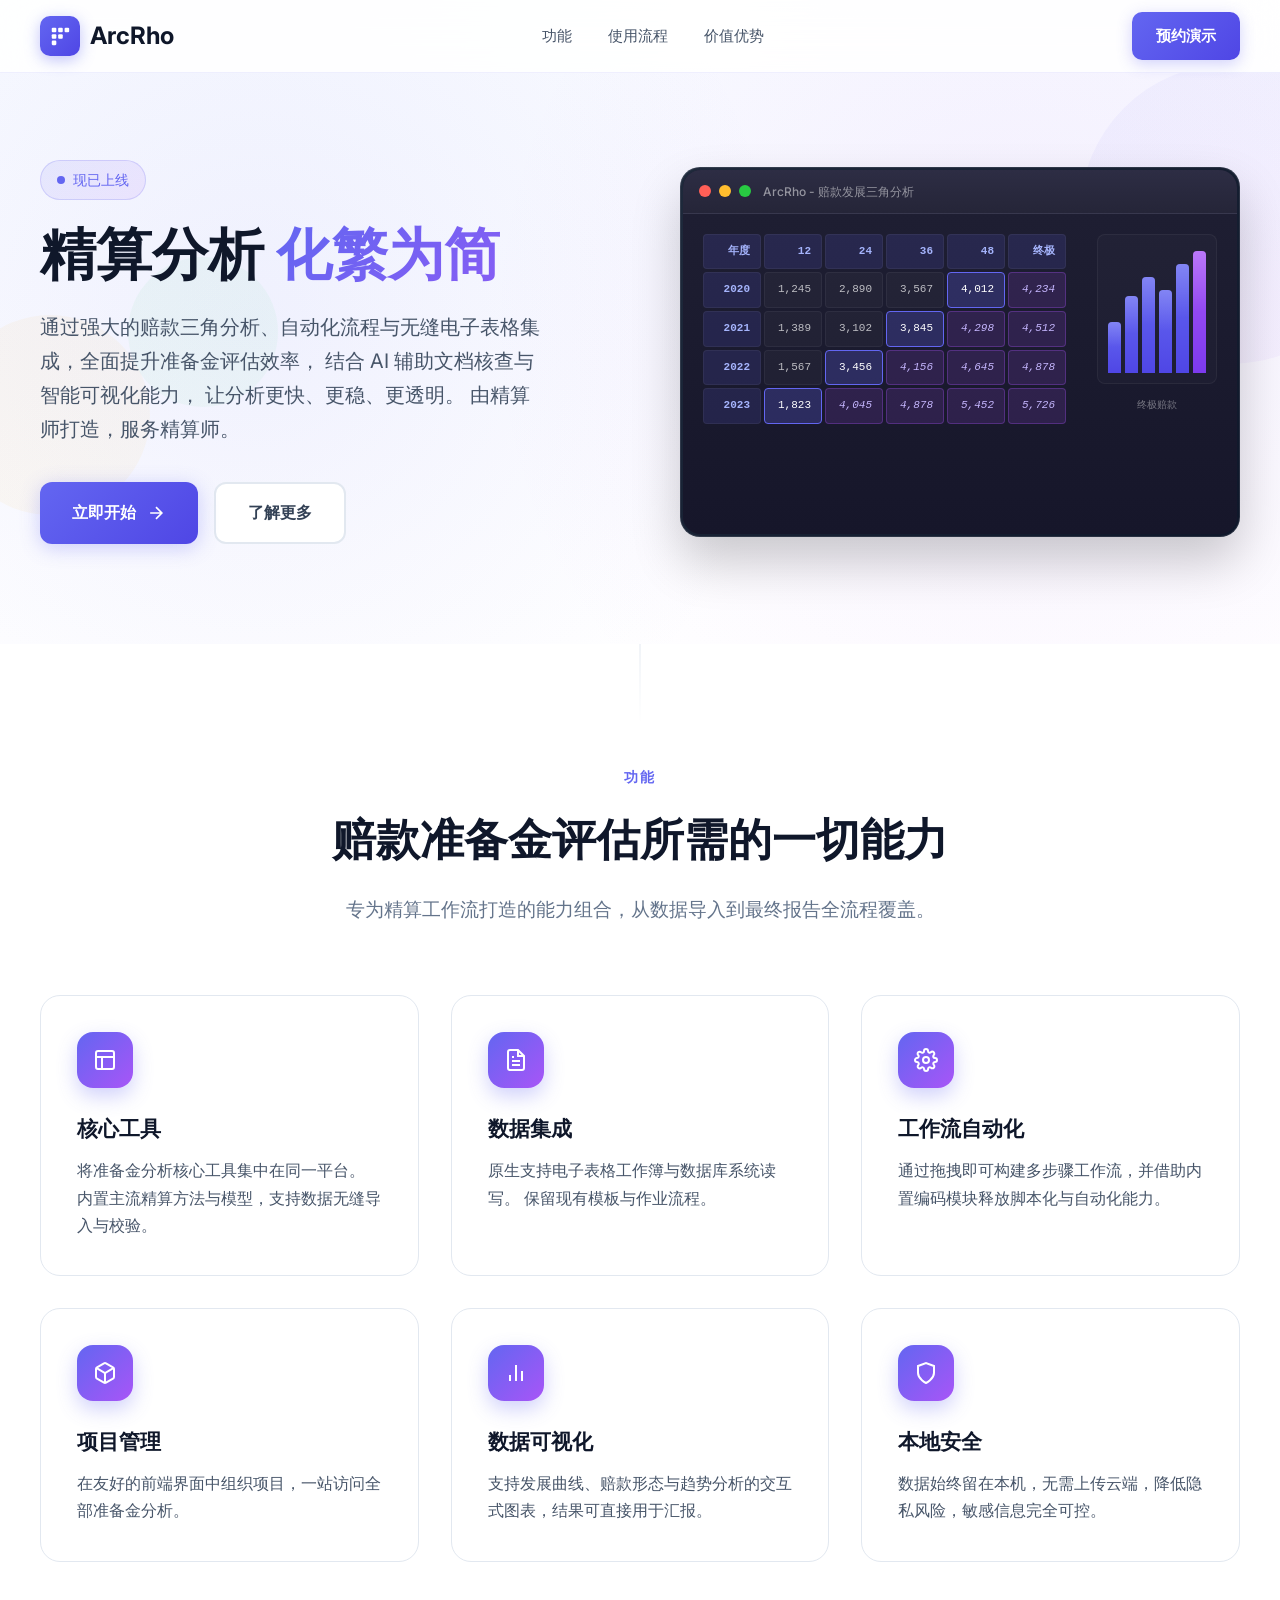
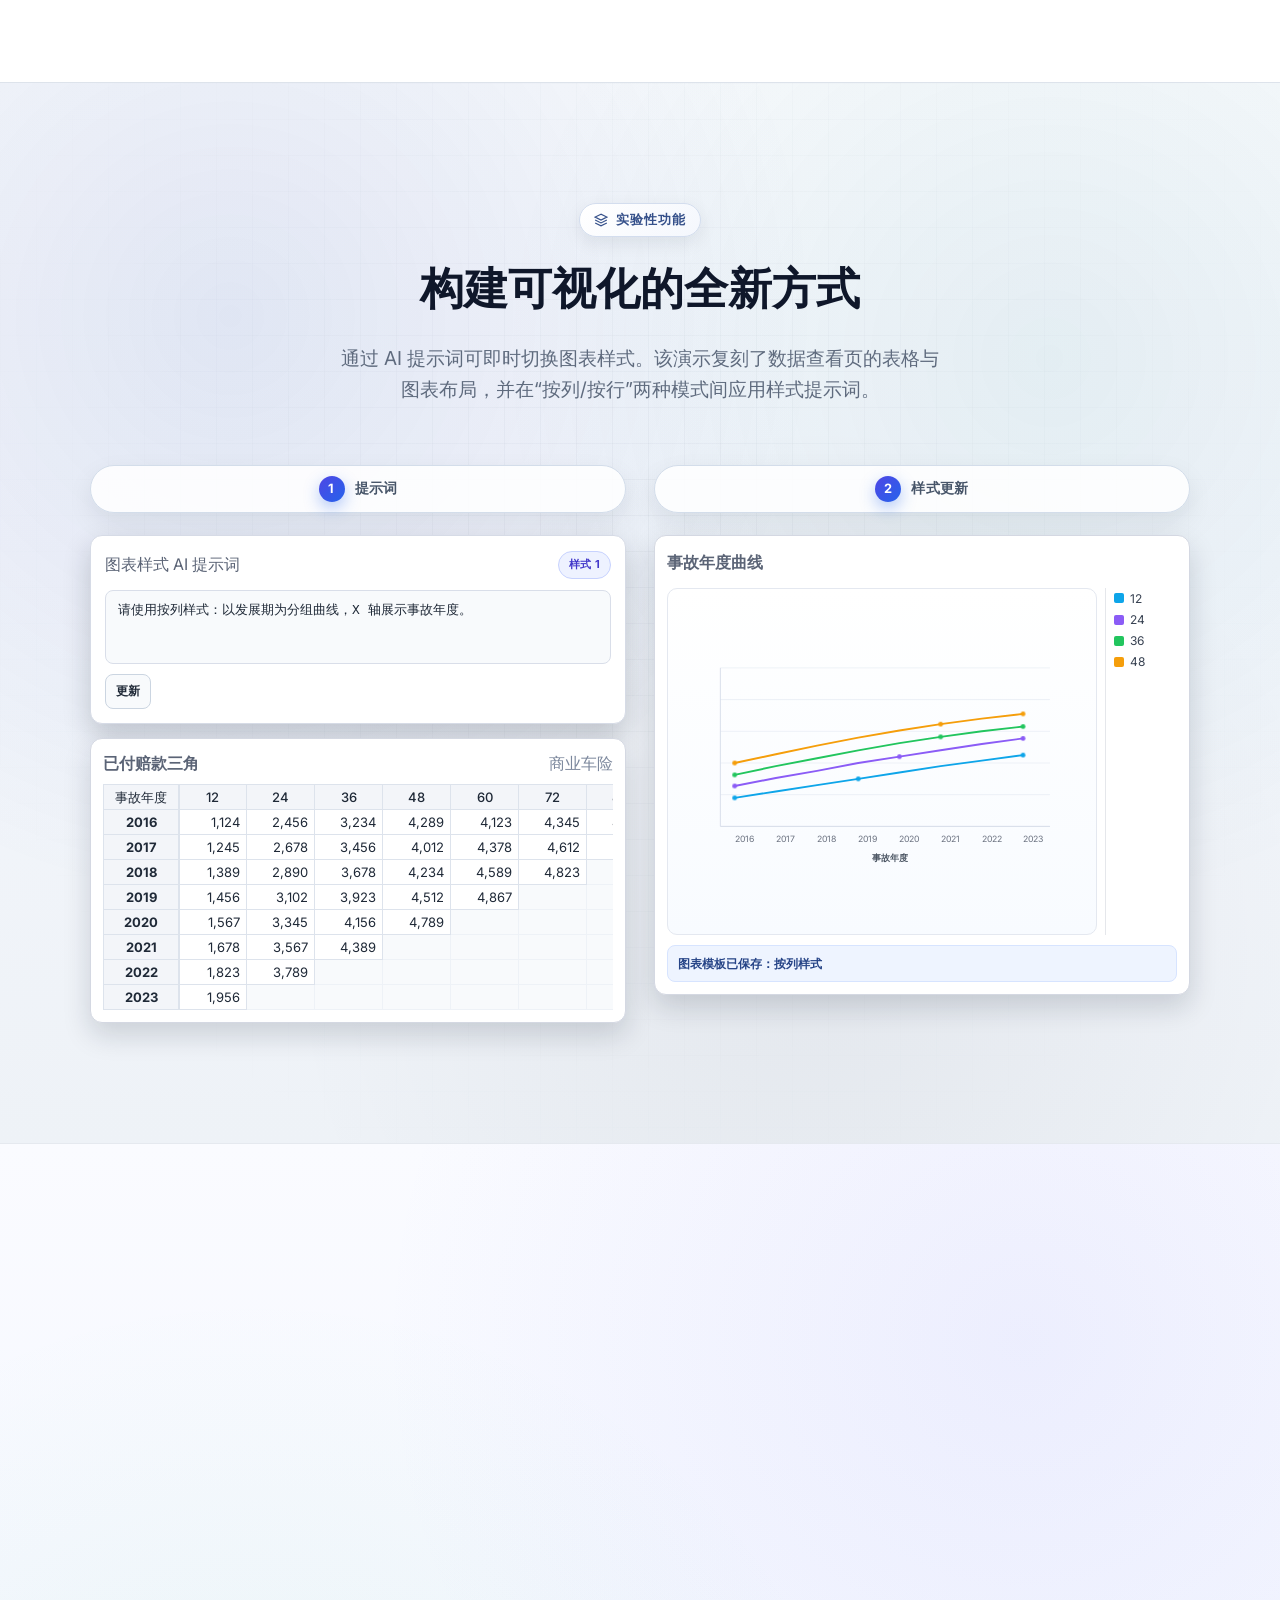
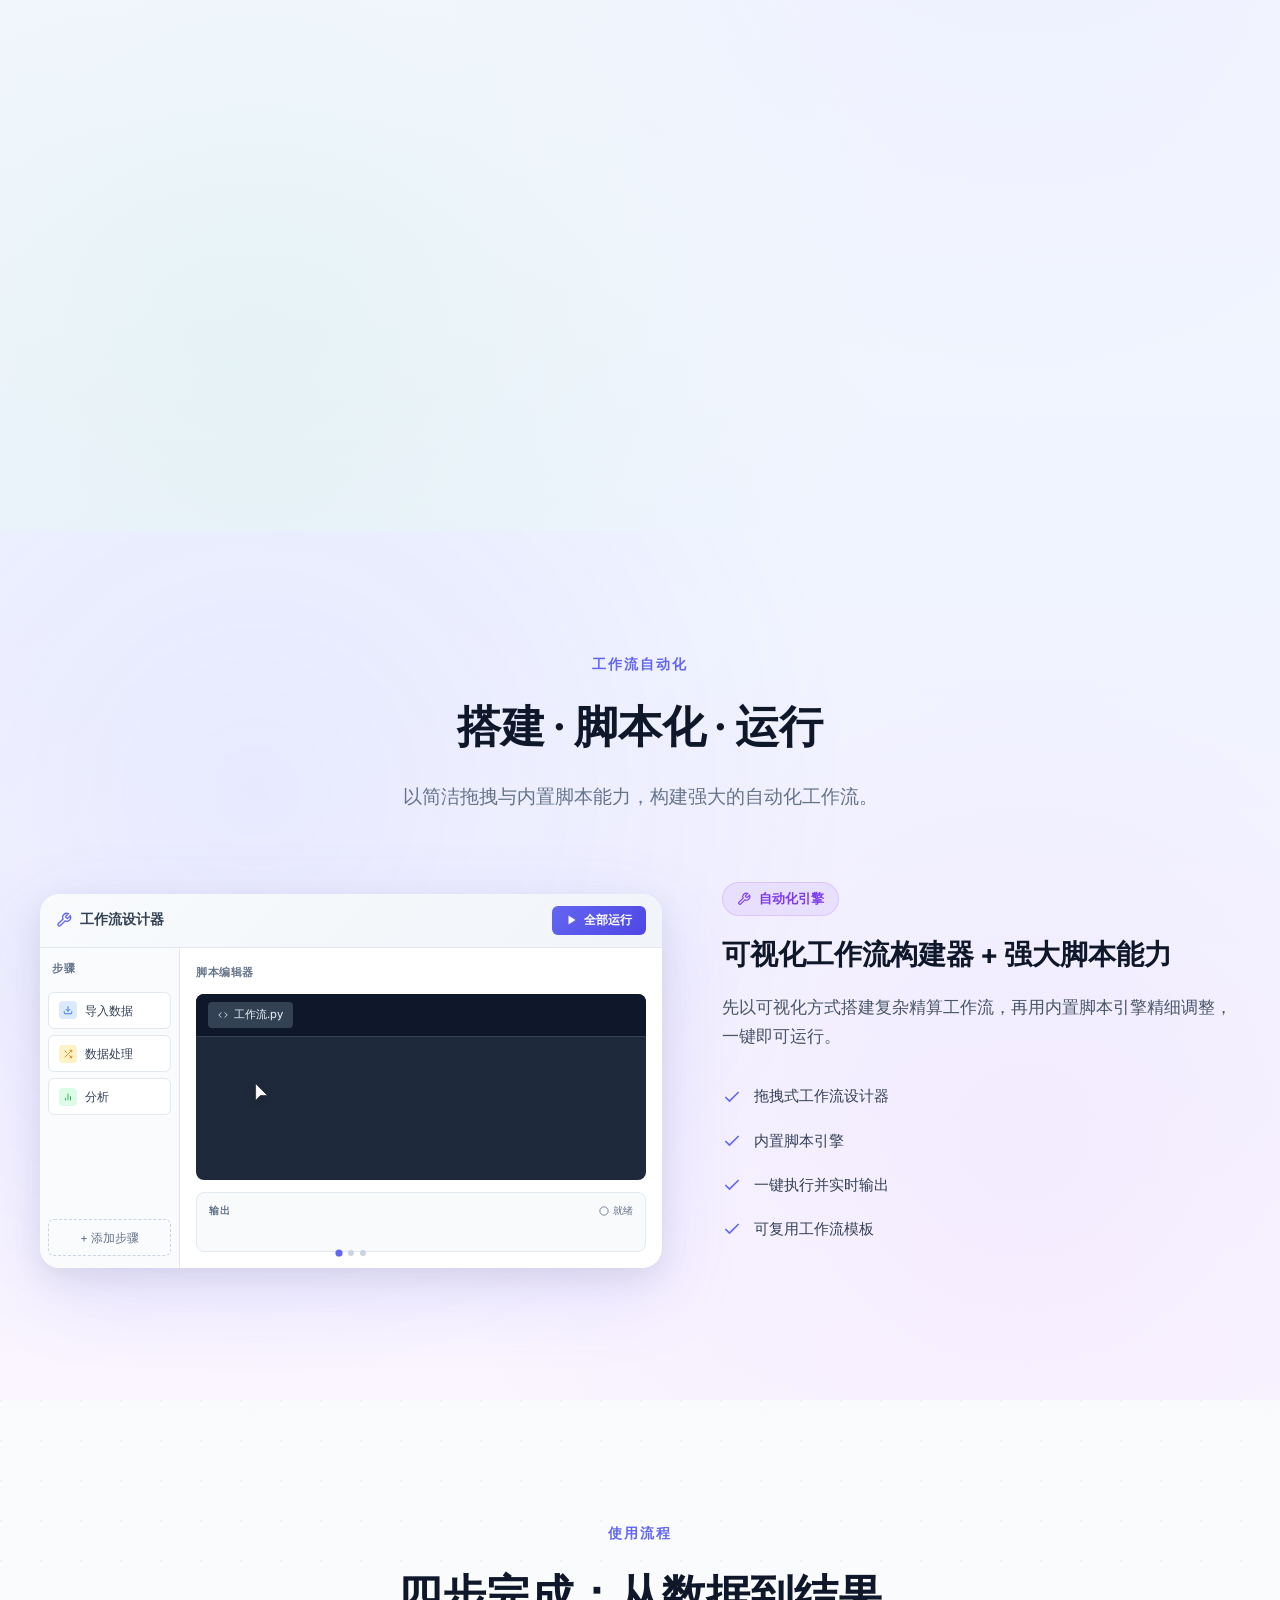
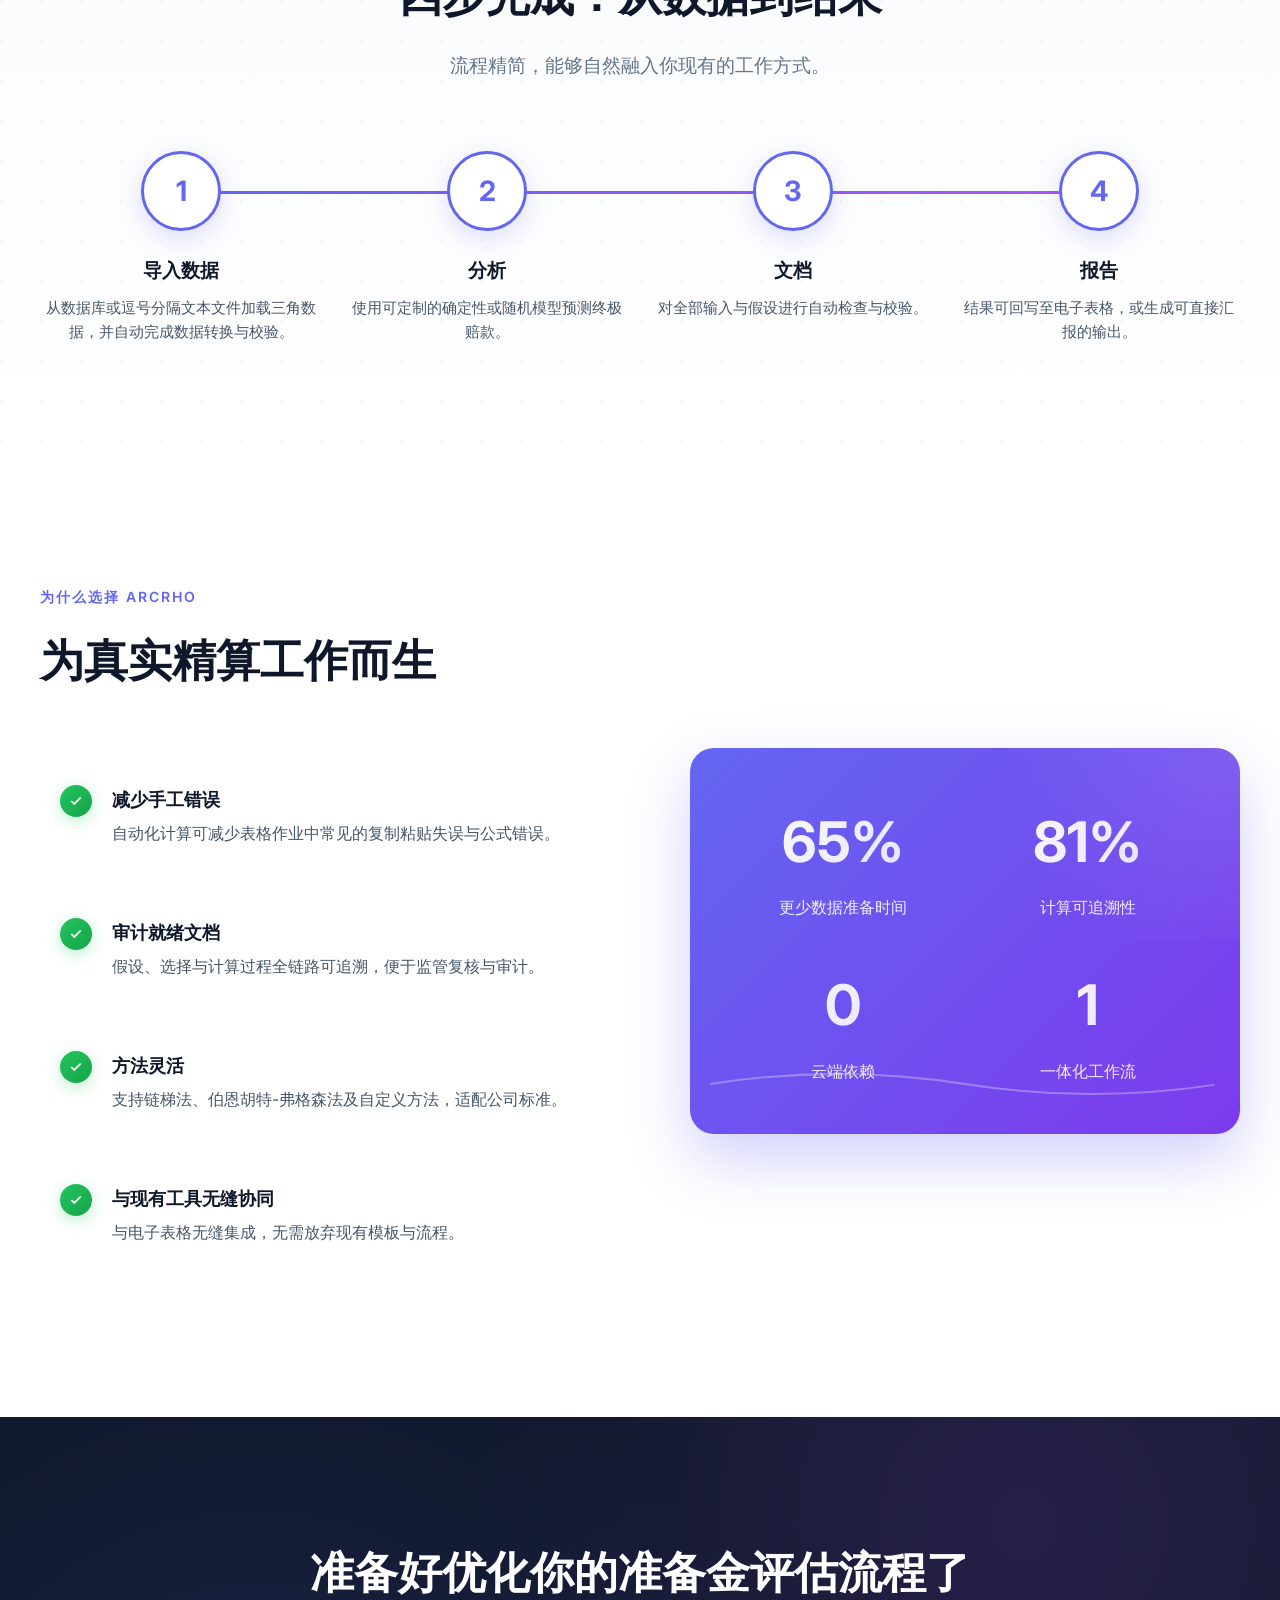
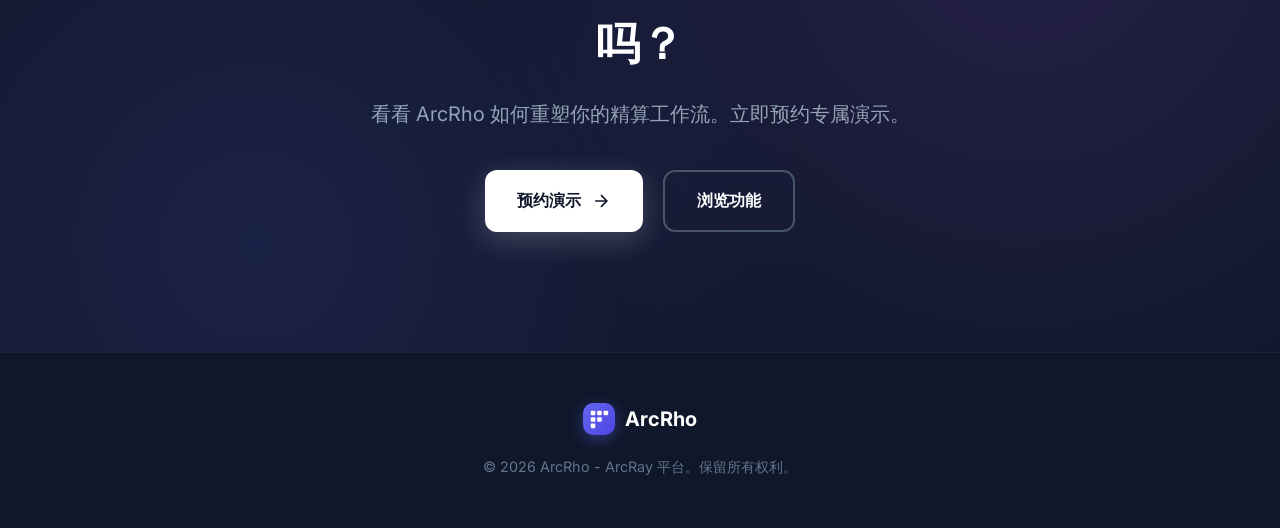
<file: docs/landing - cn.html>
<!DOCTYPE html>
<html lang="zh-CN">
<head>
    <meta charset="UTF-8">
    <meta name="viewport" content="width=device-width, initial-scale=1.0">
    <title>ArcRho - 精算数据与分析</title>
    <link rel="preconnect" href="https://fonts.googleapis.com">
    <link rel="preconnect" href="https://fonts.gstatic.com" crossorigin>
    <link href="https://fonts.googleapis.com/css2?family=Inter:wght@400;500;600;700&display=swap" rel="stylesheet">
    <style>
        * {
            margin: 0;
            padding: 0;
            box-sizing: border-box;
        }

        :root {
            --primary: #6366f1;
            --primary-dark: #4f46e5;
            --primary-light: #a5b4fc;
            --secondary: #0f172a;
            --accent: #f59e0b;
            --gray-50: #f8fafc;
            --gray-100: #f1f5f9;
            --gray-200: #e2e8f0;
            --gray-300: #cbd5e1;
            --gray-400: #94a3b8;
            --gray-500: #64748b;
            --gray-600: #475569;
            --gray-700: #334155;
            --gray-800: #1e293b;
            --gray-900: #0f172a;
        }

        body {
            font-family: 'Inter', -apple-system, BlinkMacSystemFont, sans-serif;
            color: var(--gray-800);
            line-height: 1.6;
            background: #fff;
            overflow-x: hidden;
        }

        /* Animations */
        @keyframes fadeInUp {
            from {
                opacity: 0;
                transform: translateY(30px);
            }
            to {
                opacity: 1;
                transform: translateY(0);
            }
        }

        @keyframes fadeInLeft {
            from {
                opacity: 0;
                transform: translateX(-30px);
            }
            to {
                opacity: 1;
                transform: translateX(0);
            }
        }

        @keyframes fadeInRight {
            from {
                opacity: 0;
                transform: translateX(30px);
            }
            to {
                opacity: 1;
                transform: translateX(0);
            }
        }

        @keyframes float {
            0%, 100% { transform: translateY(0); }
            50% { transform: translateY(-10px); }
        }

        @keyframes pulse {
            0%, 100% { opacity: 1; }
            50% { opacity: 0.5; }
        }

        @keyframes gradientMove {
            0% { background-position: 0% 50%; }
            50% { background-position: 100% 50%; }
            100% { background-position: 0% 50%; }
        }

        @keyframes countUp {
            from { opacity: 0; transform: scale(0.5); }
            to { opacity: 1; transform: scale(1); }
        }

        @keyframes drawLine {
            to { stroke-dashoffset: 0; }
        }

        @keyframes shimmer {
            0% { background-position: -200% 0; }
            100% { background-position: 200% 0; }
        }

        @keyframes typing {
            from { width: 0; }
            to { width: 100%; }
        }

        @keyframes blink {
            0%, 50% { border-color: var(--primary); }
            51%, 100% { border-color: transparent; }
        }

        @keyframes sparkle {
            0%, 100% { opacity: 0; transform: scale(0) rotate(0deg); }
            50% { opacity: 1; transform: scale(1) rotate(180deg); }
        }

        @keyframes drawChart {
            to { stroke-dashoffset: 0; }
        }

        @keyframes fadeInScale {
            from { opacity: 0; transform: scale(0.8); }
            to { opacity: 1; transform: scale(1); }
        }

        @keyframes fadeOut {
            from { opacity: 1; transform: scale(1); }
            to { opacity: 0; transform: scale(0.95); }
        }

        @keyframes aiPulse {
            0%, 100% { box-shadow: 0 0 0 0 rgba(99, 102, 241, 0.4); }
            50% { box-shadow: 0 0 0 15px rgba(99, 102, 241, 0); }
        }

        @keyframes dotBounce {
            0%, 80%, 100% { transform: translateY(0); }
            40% { transform: translateY(-8px); }
        }

        .animate-on-scroll {
            opacity: 0;
            transform: translateY(30px);
            transition: opacity 0.6s ease, transform 0.6s ease;
        }

        .animate-on-scroll.visible {
            opacity: 1;
            transform: translateY(0);
        }

        .animate-delay-1 { transition-delay: 0.1s; }
        .animate-delay-2 { transition-delay: 0.2s; }
        .animate-delay-3 { transition-delay: 0.3s; }
        .animate-delay-4 { transition-delay: 0.4s; }
        .animate-delay-5 { transition-delay: 0.5s; }

        /* Navigation */
        nav {
            position: fixed;
            top: 0;
            left: 0;
            right: 0;
            background: rgba(255, 255, 255, 0.9);
            backdrop-filter: blur(20px);
            border-bottom: 1px solid rgba(99, 102, 241, 0.1);
            z-index: 1000;
            padding: 0 24px;
            transition: all 0.3s ease;
        }

        nav.scrolled {
            box-shadow: 0 4px 30px rgba(0, 0, 0, 0.1);
        }

        .nav-container {
            max-width: 1200px;
            margin: 0 auto;
            display: flex;
            align-items: center;
            justify-content: space-between;
            height: 72px;
        }

        .logo {
            font-size: 1.5rem;
            font-weight: 700;
            color: var(--secondary);
            text-decoration: none;
            display: flex;
            align-items: center;
            gap: 10px;
            transition: transform 0.3s ease;
        }

        .logo:hover {
            transform: scale(1.02);
        }

        .logo-icon {
            width: 40px;
            height: 40px;
            background: linear-gradient(135deg, var(--primary), var(--primary-dark));
            border-radius: 10px;
            display: flex;
            align-items: center;
            justify-content: center;
            color: white;
            box-shadow: 0 4px 15px rgba(99, 102, 241, 0.4);
            transition: transform 0.3s ease, box-shadow 0.3s ease;
        }

        .logo-icon svg {
            width: 22px;
            height: 22px;
            display: block;
        }

        .logo-icon rect {
            fill: currentColor;
        }

        .logo:hover .logo-icon {
            transform: rotate(-5deg) scale(1.1);
            box-shadow: 0 6px 20px rgba(99, 102, 241, 0.5);
        }

        .nav-links {
            display: flex;
            gap: 36px;
            list-style: none;
        }

        .nav-links a {
            color: var(--gray-600);
            text-decoration: none;
            font-size: 0.95rem;
            font-weight: 500;
            transition: color 0.2s;
            position: relative;
        }

        .nav-links a::after {
            content: '';
            position: absolute;
            bottom: -4px;
            left: 0;
            width: 0;
            height: 2px;
            background: var(--primary);
            transition: width 0.3s ease;
        }

        .nav-links a:hover {
            color: var(--primary);
        }

        .nav-links a:hover::after {
            width: 100%;
        }

        .nav-cta {
            background: linear-gradient(135deg, var(--primary), var(--primary-dark));
            color: white;
            padding: 12px 24px;
            border-radius: 10px;
            text-decoration: none;
            font-weight: 600;
            font-size: 0.95rem;
            transition: all 0.3s ease;
            box-shadow: 0 4px 15px rgba(99, 102, 241, 0.3);
        }

        .nav-cta:hover {
            transform: translateY(-2px);
            box-shadow: 0 6px 25px rgba(99, 102, 241, 0.4);
        }

        /* Hero Section */
        .hero {
            padding: 160px 24px 100px;
            background: linear-gradient(180deg, #f8faff 0%, #fff 100%);
            position: relative;
            overflow: hidden;
        }

        .hero::before {
            content: '';
            position: absolute;
            top: 0;
            left: 0;
            right: 0;
            bottom: 0;
            background:
                radial-gradient(circle at 20% 50%, rgba(99, 102, 241, 0.08) 0%, transparent 50%),
                radial-gradient(circle at 80% 50%, rgba(168, 85, 247, 0.08) 0%, transparent 50%);
            pointer-events: none;
        }

        /* Floating shapes */
        .floating-shapes {
            position: absolute;
            top: 0;
            left: 0;
            right: 0;
            bottom: 0;
            pointer-events: none;
            overflow: hidden;
        }

        .shape {
            position: absolute;
            border-radius: 50%;
            opacity: 0.5;
        }

        .shape-1 {
            width: 300px;
            height: 300px;
            background: linear-gradient(135deg, rgba(99, 102, 241, 0.1), rgba(168, 85, 247, 0.1));
            top: 10%;
            right: -100px;
            animation: float 8s ease-in-out infinite;
        }

        .shape-2 {
            width: 200px;
            height: 200px;
            background: linear-gradient(135deg, rgba(245, 158, 11, 0.1), rgba(251, 191, 36, 0.1));
            bottom: 20%;
            left: -50px;
            animation: float 6s ease-in-out infinite reverse;
        }

        .shape-3 {
            width: 150px;
            height: 150px;
            background: linear-gradient(135deg, rgba(34, 197, 94, 0.1), rgba(74, 222, 128, 0.1));
            top: 40%;
            left: 10%;
            animation: float 7s ease-in-out infinite;
        }

        .hero-container {
            max-width: 1200px;
            margin: 0 auto;
            display: grid;
            grid-template-columns: 1fr 1fr;
            gap: 80px;
            align-items: center;
            position: relative;
            z-index: 1;
        }

        .hero-content {
            animation: fadeInLeft 0.8s ease forwards;
        }

        .hero-badge {
            display: inline-flex;
            align-items: center;
            gap: 8px;
            background: linear-gradient(135deg, rgba(99, 102, 241, 0.1), rgba(168, 85, 247, 0.1));
            padding: 8px 16px;
            border-radius: 50px;
            font-size: 0.875rem;
            font-weight: 500;
            color: var(--primary);
            margin-bottom: 24px;
            border: 1px solid rgba(99, 102, 241, 0.2);
        }

        .hero-badge::before {
            content: '';
            width: 8px;
            height: 8px;
            background: var(--primary);
            border-radius: 50%;
            animation: pulse 2s ease-in-out infinite;
        }

        .hero-content h1 {
            font-size: 3.5rem;
            font-weight: 700;
            color: var(--secondary);
            line-height: 1.1;
            margin-bottom: 24px;
        }

        .hero-content h1 span {
            background: linear-gradient(135deg, var(--primary), #a855f7);
            -webkit-background-clip: text;
            -webkit-text-fill-color: transparent;
            background-clip: text;
            background-size: 200% 200%;
            animation: gradientMove 3s ease infinite;
        }

        .hero-content p {
            font-size: 1.25rem;
            color: var(--gray-600);
            margin-bottom: 36px;
            max-width: 500px;
            line-height: 1.7;
        }

        .hero-buttons {
            display: flex;
            gap: 16px;
        }

        .btn-primary {
            background: linear-gradient(135deg, var(--primary), var(--primary-dark));
            color: white;
            padding: 16px 32px;
            border-radius: 12px;
            text-decoration: none;
            font-weight: 600;
            font-size: 1rem;
            transition: all 0.3s ease;
            display: inline-flex;
            align-items: center;
            gap: 10px;
            box-shadow: 0 4px 20px rgba(99, 102, 241, 0.3);
            position: relative;
            overflow: hidden;
        }

        .btn-primary::before {
            content: '';
            position: absolute;
            top: 0;
            left: -100%;
            width: 100%;
            height: 100%;
            background: linear-gradient(90deg, transparent, rgba(255,255,255,0.2), transparent);
            transition: left 0.5s ease;
        }

        .btn-primary:hover::before {
            left: 100%;
        }

        .btn-primary:hover {
            transform: translateY(-3px);
            box-shadow: 0 8px 30px rgba(99, 102, 241, 0.4);
        }

        .btn-primary svg {
            transition: transform 0.3s ease;
        }

        .btn-primary:hover svg {
            transform: translateX(4px);
        }

        .btn-secondary {
            background: white;
            color: var(--gray-700);
            padding: 16px 32px;
            border-radius: 12px;
            text-decoration: none;
            font-weight: 600;
            font-size: 1rem;
            border: 2px solid var(--gray-200);
            transition: all 0.3s ease;
        }

        .btn-secondary:hover {
            border-color: var(--primary);
            color: var(--primary);
            transform: translateY(-3px);
        }

        .hero-visual {
            animation: fadeInRight 0.8s ease forwards;
            animation-delay: 0.2s;
            opacity: 0;
        }

        .hero-image {
            background: linear-gradient(135deg, var(--gray-800), var(--gray-900));
            border-radius: 20px;
            padding: 3px;
            box-shadow:
                0 25px 50px rgba(0, 0, 0, 0.2),
                0 0 0 1px rgba(255, 255, 255, 0.1) inset;
            animation: float 6s ease-in-out infinite;
        }

        .app-preview {
            background: #1a1a2e;
            border-radius: 18px;
            overflow: hidden;
        }

        .app-titlebar {
            background: linear-gradient(180deg, #2d2d44, #252538);
            padding: 12px 16px;
            display: flex;
            align-items: center;
            gap: 12px;
            border-bottom: 1px solid rgba(255,255,255,0.05);
        }

        .app-dots {
            display: flex;
            gap: 8px;
        }

        .app-dots span {
            width: 12px;
            height: 12px;
            border-radius: 50%;
            transition: transform 0.2s ease;
        }

        .app-dots span:hover {
            transform: scale(1.2);
        }

        .app-dots span:first-child { background: #ff5f57; }
        .app-dots span:nth-child(2) { background: #ffbd2e; }
        .app-dots span:last-child { background: #28ca42; }

        .app-title {
            color: rgba(255,255,255,0.5);
            font-size: 12px;
            font-weight: 500;
        }

        .app-content {
            padding: 20px;
            background: linear-gradient(180deg, #1e1e32, #16162a);
            min-height: 320px;
        }

        /* Animated Triangle Chart */
        .triangle-chart {
            display: flex;
            gap: 20px;
        }

        .triangle-table {
            flex: 1;
        }

        .triangle-preview {
            display: grid;
            gap: 3px;
            font-size: 11px;
            font-family: 'SF Mono', Monaco, monospace;
        }

        .triangle-row {
            display: flex;
            gap: 3px;
        }

        .triangle-cell {
            background: rgba(255,255,255,0.03);
            padding: 8px 10px;
            border-radius: 4px;
            min-width: 58px;
            text-align: right;
            color: rgba(255,255,255,0.7);
            transition: all 0.3s ease;
            border: 1px solid rgba(255,255,255,0.05);
        }

        .triangle-cell:hover {
            background: rgba(99, 102, 241, 0.2);
            border-color: var(--primary);
            transform: scale(1.05);
        }

        .triangle-cell.header {
            background: rgba(99, 102, 241, 0.15);
            font-weight: 600;
            color: var(--primary-light);
        }

        .triangle-cell.highlight {
            background: rgba(99, 102, 241, 0.25);
            border-color: var(--primary);
            color: white;
            animation: pulse 2s ease-in-out infinite;
        }

        .triangle-cell.projected {
            background: rgba(168, 85, 247, 0.15);
            color: #c4b5fd;
            font-style: italic;
            border-color: rgba(168, 85, 247, 0.3);
        }

        /* Mini Chart */
        .mini-chart {
            width: 120px;
            height: 100%;
            display: flex;
            flex-direction: column;
            justify-content: flex-end;
            gap: 4px;
        }

        .chart-bar-container {
            display: flex;
            align-items: flex-end;
            gap: 4px;
            height: 150px;
            padding: 10px;
            background: rgba(255,255,255,0.02);
            border-radius: 8px;
            border: 1px solid rgba(255,255,255,0.05);
        }

        .chart-bar {
            flex: 1;
            background: linear-gradient(180deg, var(--primary), var(--primary-dark));
            border-radius: 4px 4px 0 0;
            transition: height 1s ease;
            position: relative;
        }

        .chart-bar::after {
            content: '';
            position: absolute;
            top: 0;
            left: 0;
            right: 0;
            height: 50%;
            background: linear-gradient(180deg, rgba(255,255,255,0.2), transparent);
            border-radius: 4px 4px 0 0;
        }

        .chart-bar:nth-child(1) { height: 40%; animation: growBar 1s ease forwards; animation-delay: 0.1s; }
        .chart-bar:nth-child(2) { height: 60%; animation: growBar 1s ease forwards; animation-delay: 0.2s; }
        .chart-bar:nth-child(3) { height: 75%; animation: growBar 1s ease forwards; animation-delay: 0.3s; }
        .chart-bar:nth-child(4) { height: 65%; animation: growBar 1s ease forwards; animation-delay: 0.4s; }
        .chart-bar:nth-child(5) { height: 85%; animation: growBar 1s ease forwards; animation-delay: 0.5s; }
        .chart-bar:nth-child(6) { height: 95%; background: linear-gradient(180deg, #a855f7, #7c3aed); animation: growBar 1s ease forwards; animation-delay: 0.6s; }

        @keyframes growBar {
            from { height: 0; }
        }

        .chart-label {
            text-align: center;
            color: rgba(255,255,255,0.4);
            font-size: 10px;
            margin-top: 8px;
        }

        /* 功能 Section */
        .features {
            padding: 120px 24px;
            background: white;
            position: relative;
        }

        .features::before {
            content: '';
            position: absolute;
            top: 0;
            left: 50%;
            transform: translateX(-50%);
            width: 1px;
            height: 80px;
            background: linear-gradient(180deg, var(--gray-200), transparent);
        }

        .features-container {
            max-width: 1200px;
            margin: 0 auto;
        }

        .section-header {
            text-align: center;
            margin-bottom: 70px;
        }

        .section-label {
            color: var(--primary);
            font-weight: 600;
            font-size: 0.875rem;
            text-transform: uppercase;
            letter-spacing: 2px;
            margin-bottom: 16px;
            display: inline-block;
        }

        .section-title {
            font-size: 2.75rem;
            font-weight: 700;
            color: var(--secondary);
            margin-bottom: 20px;
        }

        .section-subtitle {
            font-size: 1.2rem;
            color: var(--gray-500);
            max-width: 600px;
            margin: 0 auto;
        }

        .features-grid {
            display: grid;
            grid-template-columns: repeat(3, 1fr);
            gap: 32px;
        }

        .feature-card {
            padding: 36px;
            border-radius: 20px;
            border: 1px solid var(--gray-200);
            transition: all 0.4s ease;
            position: relative;
            overflow: hidden;
            background: white;
        }

        .feature-card::before {
            content: '';
            position: absolute;
            top: 0;
            left: 0;
            right: 0;
            height: 3px;
            background: linear-gradient(90deg, var(--primary), #a855f7);
            transform: scaleX(0);
            transition: transform 0.4s ease;
        }

        .feature-card:hover::before {
            transform: scaleX(1);
        }

        .feature-card:hover {
            border-color: transparent;
            box-shadow: 0 20px 50px rgba(99, 102, 241, 0.15);
            transform: translateY(-8px);
        }

        .feature-icon {
            width: 56px;
            height: 56px;
            background: linear-gradient(135deg, var(--primary), #a855f7);
            border-radius: 16px;
            display: flex;
            align-items: center;
            justify-content: center;
            margin-bottom: 24px;
            font-size: 24px;
            transition: transform 0.4s ease;
            box-shadow: 0 8px 20px rgba(99, 102, 241, 0.3);
        }

        .feature-card:hover .feature-icon {
            transform: scale(1.1) rotate(-5deg);
        }

        .feature-card h3 {
            font-size: 1.3rem;
            font-weight: 600;
            color: var(--secondary);
            margin-bottom: 12px;
        }

        .feature-card p {
            color: var(--gray-600);
            font-size: 1rem;
            line-height: 1.7;
        }

        /* AI Visualization Section */
        .ai-viz {
            padding: 120px 24px;
            background: linear-gradient(180deg, #f8fafc 0%, #f3f6fb 45%, #eef2f7 100%);
            position: relative;
            overflow: hidden;
            border-top: 1px solid rgba(148, 163, 184, 0.2);
            border-bottom: 1px solid rgba(148, 163, 184, 0.2);
        }

        .ai-viz::before {
            content: '';
            position: absolute;
            top: 0;
            left: 0;
            right: 0;
            bottom: 0;
            background:
                radial-gradient(circle at 18% 22%, rgba(30, 64, 175, 0.1) 0%, transparent 44%),
                radial-gradient(circle at 82% 26%, rgba(14, 116, 144, 0.08) 0%, transparent 42%),
                radial-gradient(circle at 64% 82%, rgba(15, 23, 42, 0.05) 0%, transparent 45%);
            pointer-events: none;
        }

        .ai-viz::after {
            content: '';
            position: absolute;
            inset: 0;
            background-image:
                linear-gradient(rgba(71, 85, 105, 0.06) 1px, transparent 1px),
                linear-gradient(90deg, rgba(71, 85, 105, 0.06) 1px, transparent 1px);
            background-size: 36px 36px;
            mask-image: radial-gradient(circle at 50% 40%, rgba(0, 0, 0, 0.75), transparent 80%);
            pointer-events: none;
        }

        .ai-viz-container {
            max-width: 1200px;
            margin: 0 auto;
            position: relative;
            z-index: 1;
            --ai-two-col-gap: 28px;
            --ai-two-col-max: 1100px;
        }

        .ai-viz .section-header {
            margin-bottom: 60px;
        }

        .ai-viz .section-title {
            color: #0f172a;
        }

        .ai-viz .section-subtitle {
            color: #5f6b7e;
        }

        .ai-badge {
            display: inline-flex;
            align-items: center;
            gap: 8px;
            background: linear-gradient(135deg, #ffffff, #f4f7fd);
            padding: 6px 14px;
            border-radius: 50px;
            font-size: 0.8rem;
            font-weight: 600;
            color: #35508a;
            margin-bottom: 16px;
            border: 1px solid #d3ddee;
            text-transform: uppercase;
            letter-spacing: 1px;
            box-shadow: 0 6px 18px rgba(15, 23, 42, 0.08);
        }

        .ai-badge svg {
            width: 14px;
            height: 14px;
        }

        .ai-demo-container {
            display: grid;
            grid-template-columns: repeat(2, minmax(0, 1fr));
            gap: var(--ai-two-col-gap);
            align-items: stretch;
            max-width: var(--ai-two-col-max);
            margin: 0 auto;
        }

        .ai-steps-row {
            display: grid;
            grid-template-columns: repeat(2, minmax(0, 1fr));
            gap: var(--ai-two-col-gap);
            margin: 0 auto 22px;
            max-width: var(--ai-two-col-max);
        }

        .ai-step-pill {
            display: inline-flex;
            align-items: center;
            gap: 10px;
            padding: 10px 16px;
            border-radius: 999px;
            border: 1px solid #d3ddea;
            background: rgba(255, 255, 255, 0.88);
            color: #475569;
            font-size: 0.85rem;
            font-weight: 600;
            letter-spacing: 0.3px;
            text-transform: uppercase;
            justify-content: center;
            box-shadow: 0 10px 26px rgba(15, 23, 42, 0.08);
            width: 100%;
            box-sizing: border-box;
        }

        .ai-step-number {
            width: 26px;
            height: 26px;
            border-radius: 50%;
            background: linear-gradient(135deg, #4f46e5, #2563eb);
            color: white;
            display: inline-flex;
            align-items: center;
            justify-content: center;
            font-size: 0.8rem;
            font-weight: 700;
            box-shadow: 0 6px 16px rgba(37, 99, 235, 0.35);
        }

        .ai-demo-workflow {
            display: flex;
            flex-direction: column;
        }

        .ai-demo-left {
            background: rgba(255, 255, 255, 0.03);
            border: 1px solid rgba(255, 255, 255, 0.1);
            border-radius: 20px;
            padding: 24px;
            backdrop-filter: blur(10px);
            display: flex;
            flex-direction: column;
            min-height: 480px;
        }

        .ai-demo-header {
            display: flex;
            align-items: center;
            gap: 12px;
            margin-bottom: 20px;
            padding-bottom: 16px;
            border-bottom: 1px solid rgba(255, 255, 255, 0.1);
        }

        .ai-demo-icon {
            width: 40px;
            height: 40px;
            background: linear-gradient(135deg, var(--primary), #a855f7);
            border-radius: 10px;
            display: flex;
            align-items: center;
            justify-content: center;
        }

        .ai-demo-title {
            color: white;
            font-weight: 600;
            font-size: 1rem;
        }

        .ai-demo-subtitle {
            color: var(--gray-400);
            font-size: 0.8rem;
        }

        /* Mini Triangle in AI Demo */
        .ai-triangle {
            margin-bottom: 20px;
        }

        .ai-triangle-grid {
            display: grid;
            gap: 2px;
            font-size: 10px;
            font-family: 'SF Mono', Monaco, monospace;
        }

        .ai-triangle-row {
            display: flex;
            gap: 2px;
        }

        .ai-triangle-cell {
            background: rgba(255, 255, 255, 0.05);
            padding: 6px 8px;
            border-radius: 4px;
            min-width: 48px;
            text-align: right;
            color: rgba(255, 255, 255, 0.6);
            border: 1px solid rgba(255, 255, 255, 0.05);
            transition: all 0.3s ease;
        }

        .ai-triangle-cell.header {
            background: rgba(99, 102, 241, 0.2);
            color: var(--primary-light);
            font-weight: 600;
        }

        .ai-triangle-cell.active {
            background: rgba(99, 102, 241, 0.3);
            border-color: var(--primary);
            color: white;
        }

        /* 提示词 Input */
        .ai-prompt-container {
            background: rgba(0, 0, 0, 0.3);
            border: 1px solid rgba(255, 255, 255, 0.1);
            border-radius: 12px;
            padding: 16px;
            position: relative;
        }

        .ai-prompt-label {
            display: flex;
            align-items: center;
            gap: 8px;
            color: var(--gray-400);
            font-size: 0.75rem;
            margin-bottom: 10px;
            text-transform: uppercase;
            letter-spacing: 1px;
        }

        .ai-prompt-label svg {
            width: 14px;
            height: 14px;
            color: var(--primary-light);
        }

        .ai-prompt-input {
            background: transparent;
            border: none;
            color: white;
            font-size: 0.95rem;
            width: 100%;
            min-height: 60px;
            resize: none;
            font-family: inherit;
            line-height: 1.5;
        }

        .ai-prompt-text {
            color: rgba(255, 255, 255, 0.9);
            font-size: 0.95rem;
            line-height: 1.5;
            min-height: 60px;
        }

        .ai-typing-cursor {
            display: inline-block;
            width: 2px;
            height: 18px;
            background: var(--primary);
            margin-left: 2px;
            animation: blink 1s infinite;
            vertical-align: text-bottom;
        }

        .ai-prompt-footer {
            display: flex;
            align-items: center;
            justify-content: space-between;
            margin-top: 12px;
            padding-top: 12px;
            border-top: 1px solid rgba(255, 255, 255, 0.1);
        }

        .ai-generate-btn {
            background: linear-gradient(135deg, var(--primary), #a855f7);
            color: white;
            border: none;
            padding: 10px 20px;
            border-radius: 8px;
            font-size: 0.85rem;
            font-weight: 600;
            cursor: pointer;
            display: flex;
            align-items: center;
            gap: 8px;
            transition: all 0.3s ease;
        }

        .ai-generate-btn:hover {
            transform: translateY(-2px);
            box-shadow: 0 8px 25px rgba(99, 102, 241, 0.4);
        }

        .ai-generate-btn.generating {
            background: rgba(99, 102, 241, 0.3);
            pointer-events: none;
        }

        .ai-generate-btn .dots {
            display: flex;
            gap: 4px;
        }

        .ai-generate-btn .dot {
            width: 6px;
            height: 6px;
            background: white;
            border-radius: 50%;
            animation: dotBounce 1.4s infinite;
        }

        .ai-generate-btn .dot:nth-child(2) { animation-delay: 0.2s; }
        .ai-generate-btn .dot:nth-child(3) { animation-delay: 0.4s; }

        .ai-model-tag {
            color: var(--gray-500);
            font-size: 0.75rem;
            display: flex;
            align-items: center;
            gap: 6px;
        }

        /* AI Generated Chart */
        .ai-demo-right {
            position: relative;
        }

        .ai-chart-container {
            background: rgba(255, 255, 255, 0.03);
            border: 1px solid rgba(255, 255, 255, 0.1);
            border-radius: 20px;
            padding: 24px;
            backdrop-filter: blur(10px);
            min-height: 480px;
            height: 100%;
            display: flex;
            flex-direction: column;
            box-sizing: border-box;
        }

        .ai-chart-header {
            display: flex;
            align-items: center;
            justify-content: space-between;
            margin-bottom: 20px;
        }

        .ai-chart-title {
            color: white;
            font-weight: 600;
            font-size: 1rem;
        }

        .ai-chart-actions {
            display: flex;
            gap: 8px;
        }

        .ai-chart-action {
            width: 32px;
            height: 32px;
            background: rgba(255, 255, 255, 0.1);
            border: none;
            border-radius: 8px;
            color: var(--gray-400);
            cursor: pointer;
            display: flex;
            align-items: center;
            justify-content: center;
            transition: all 0.2s ease;
        }

        .ai-chart-action:hover {
            background: rgba(99, 102, 241, 0.3);
            color: white;
        }

        .ai-chart-canvas {
            flex: 1;
            position: relative;
            min-height: 280px;
            cursor: pointer;
            transition: background 0.3s ease;
        }

        .ai-chart-canvas:hover {
            background: rgba(255, 255, 255, 0.02);
            border-radius: 8px;
        }

        /* Chart SVG */
        .ai-chart-svg {
            width: 100%;
            height: 100%;
            position: absolute;
            top: 0;
            left: 0;
        }

        .chart-grid-line {
            stroke: rgba(255, 255, 255, 0.05);
            stroke-width: 1;
        }

        .chart-axis-label {
            fill: var(--gray-500);
            font-size: 10px;
            font-family: 'Inter', sans-serif;
        }

        .chart-line {
            fill: none;
            stroke-linecap: round;
            stroke-linejoin: round;
            stroke-dasharray: 800;
            stroke-dashoffset: 800;
            transition: stroke-dashoffset 0s;
        }

        .chart-line.animate,
        .chart-line-2.animate {
            animation: drawChart 1.8s ease forwards;
        }

        .chart-line-2 {
            stroke-dasharray: 800;
            stroke-dashoffset: 800;
            transition: stroke-dashoffset 0s;
        }

        .chart-line-trend.animate {
            animation: drawChart 1.5s ease forwards;
        }

        .chart-dot {
            opacity: 0;
            transition: opacity 0.3s ease;
        }

        .chart-dot.visible {
            opacity: 1;
        }

        .chart-area {
            opacity: 0;
            transition: opacity 1s ease;
        }

        .chart-area.visible {
            opacity: 0.1;
        }

        /* Legend */
        .ai-chart-legend {
            display: flex;
            gap: 20px;
            margin-top: 20px;
            padding-top: 16px;
            border-top: 1px solid rgba(255, 255, 255, 0.1);
        }

        .legend-item {
            display: flex;
            align-items: center;
            gap: 8px;
            color: var(--gray-400);
            font-size: 0.8rem;
            opacity: 0;
            transform: translateY(10px);
            transition: all 0.4s ease;
        }

        .legend-item.visible {
            opacity: 1;
            transform: translateY(0);
        }

        .legend-color {
            width: 12px;
            height: 12px;
            border-radius: 3px;
        }

        .legend-color-1 { background: linear-gradient(135deg, #6366f1, #8b5cf6); }
        .legend-color-2 { background: linear-gradient(135deg, #22c55e, #10b981); }
        .legend-color-3 { background: linear-gradient(135deg, #f59e0b, #f97316); }

        /* Floating AI Refine Chat */
        .ai-refine-chat {
            position: absolute;
            bottom: 20px;
            left: 50%;
            transform: translateX(-50%) translateY(20px);
            background: rgba(15, 23, 42, 0.95);
            border: 1px solid rgba(99, 102, 241, 0.4);
            border-radius: 12px;
            padding: 12px 14px;
            min-width: 260px;
            max-width: 320px;
            box-shadow: 0 8px 32px rgba(0, 0, 0, 0.4), 0 0 0 1px rgba(99, 102, 241, 0.1);
            opacity: 0;
            visibility: hidden;
            transition: all 0.3s ease;
            z-index: 100;
        }

        .ai-refine-chat.visible {
            opacity: 1;
            visibility: visible;
            transform: translateX(-50%) translateY(0);
        }

        .ai-refine-header {
            display: flex;
            align-items: center;
            gap: 6px;
            font-size: 11px;
            font-weight: 600;
            color: #a5b4fc;
            margin-bottom: 8px;
            text-transform: uppercase;
            letter-spacing: 0.5px;
        }

        .ai-refine-header svg {
            stroke: #a5b4fc;
        }

        .ai-refine-input {
            background: rgba(30, 41, 59, 0.8);
            border: 1px solid rgba(148, 163, 184, 0.15);
            border-radius: 8px;
            padding: 10px 12px;
            min-height: 20px;
            font-size: 13px;
            color: #e2e8f0;
            position: relative;
        }

        .ai-refine-text {
            white-space: pre-wrap;
            word-break: break-word;
        }

        .ai-refine-cursor {
            display: inline-block;
            width: 2px;
            height: 14px;
            background: #6366f1;
            margin-left: 1px;
            animation: blink 1s step-end infinite;
            vertical-align: text-bottom;
        }

        @keyframes blink {
            50% { opacity: 0; }
        }

        .ai-refine-footer {
            display: flex;
            align-items: center;
            justify-content: space-between;
            margin-top: 8px;
        }

        .ai-refine-hint {
            font-size: 10px;
            color: #64748b;
        }

        .ai-refine-btn {
            width: 24px;
            height: 24px;
            border-radius: 6px;
            border: none;
            background: linear-gradient(135deg, #6366f1, #8b5cf6);
            color: white;
            display: flex;
            align-items: center;
            justify-content: center;
            cursor: pointer;
            transition: all 0.2s ease;
            opacity: 0.5;
        }

        .ai-refine-btn.ready {
            opacity: 1;
        }

        .ai-refine-btn.ready:hover {
            transform: scale(1.1);
            box-shadow: 0 4px 12px rgba(99, 102, 241, 0.4);
        }

        /* Click hint overlay */
        .ai-click-hint {
            position: absolute;
            top: 50%;
            left: 50%;
            transform: translate(-50%, -50%);
            display: flex;
            align-items: center;
            gap: 8px;
            padding: 10px 16px;
            background: rgba(99, 102, 241, 0.15);
            border: 1px solid rgba(99, 102, 241, 0.3);
            border-radius: 20px;
            color: #a5b4fc;
            font-size: 12px;
            font-weight: 500;
            opacity: 0;
            visibility: hidden;
            transition: all 0.3s ease;
            pointer-events: none;
            z-index: 50;
        }

        .ai-click-hint.visible {
            opacity: 1;
            visibility: visible;
            animation: pulse-hint 2s ease-in-out infinite;
        }

        @keyframes pulse-hint {
            0%, 100% { transform: translate(-50%, -50%) scale(1); }
            50% { transform: translate(-50%, -50%) scale(1.02); }
        }

        .ai-click-hint svg {
            stroke: #a5b4fc;
        }

        /* Chart canvas click indicator */
        .ai-chart-canvas.clickable {
            cursor: pointer;
        }

        .ai-chart-canvas.clickable:hover {
            background: rgba(99, 102, 241, 0.03);
        }

        /* Chart refinement pulse animation */
        @keyframes refinePulse {
            0% { filter: brightness(1); }
            30% { filter: brightness(1.15); }
            100% { filter: brightness(1); }
        }

        /* Workflow + Workspace Sequence */
        .ai-workflow-stage {
            background: rgba(10, 10, 18, 0.6);
            border: 1px solid rgba(255, 255, 255, 0.08);
            border-radius: 20px;
            padding: 20px;
            position: relative;
            transition: border-color 0.3s ease, box-shadow 0.3s ease;
            min-height: 480px;
            height: 100%;
            display: flex;
            flex-direction: column;
            box-sizing: border-box;
        }

        .ai-workflow-stage.visible {
            border-color: rgba(99, 102, 241, 0.5);
            box-shadow: 0 12px 30px rgba(12, 12, 24, 0.4);
        }

        .ai-workflow-nav {
            display: flex;
            flex-wrap: wrap;
            gap: 10px;
            align-items: center;
        }

        .ai-workflow-step {
            display: inline-flex;
            align-items: center;
            gap: 8px;
            padding: 6px 12px;
            border-radius: 999px;
            background: rgba(15, 23, 42, 0.5);
            border: 1px solid rgba(148, 163, 184, 0.2);
            color: var(--gray-400);
            font-size: 0.75rem;
            font-weight: 600;
            letter-spacing: 0.3px;
            transition: all 0.3s ease;
        }

        .ai-step-index {
            width: 18px;
            height: 18px;
            border-radius: 50%;
            background: rgba(99, 102, 241, 0.2);
            color: #c7d2fe;
            display: inline-flex;
            align-items: center;
            justify-content: center;
            font-size: 0.7rem;
            font-weight: 700;
        }

        .ai-workflow-step.active {
            background: rgba(99, 102, 241, 0.2);
            border-color: rgba(99, 102, 241, 0.6);
            color: #fff;
            box-shadow: 0 0 0 1px rgba(99, 102, 241, 0.3);
        }

        .ai-workflow-step.complete {
            background: rgba(34, 197, 94, 0.2);
            border-color: rgba(34, 197, 94, 0.6);
            color: #d1fae5;
        }

        .ai-workflow-step.complete .ai-step-index {
            background: rgba(34, 197, 94, 0.8);
            color: #052e16;
        }

        .ai-workflow-step.up-next {
            color: #e2e8f0;
            border-color: rgba(148, 163, 184, 0.35);
        }

        .ai-workflow-hint {
            margin-top: 12px;
            margin-bottom: 4px;
            color: var(--gray-400);
            font-size: 0.78rem;
            line-height: 1.4;
        }

        .ai-workflow-body {
            display: flex;
            flex-direction: column;
            gap: 14px;
            margin-top: 14px;
            flex: 1;
        }

        .ai-workspace {
            background: linear-gradient(135deg, rgba(15, 23, 42, 0.7), rgba(10, 15, 30, 0.8));
            border: 1px solid rgba(255, 255, 255, 0.1);
            border-radius: 14px;
            padding: 14px;
            flex: 1;
            display: flex;
            flex-direction: column;
        }

        .ai-workspace-header {
            display: flex;
            align-items: center;
            justify-content: space-between;
            padding-bottom: 10px;
            margin-bottom: 10px;
            border-bottom: 1px solid rgba(255, 255, 255, 0.08);
        }

        .ai-workspace-header-left {
            display: flex;
            align-items: center;
            gap: 10px;
        }

        .ai-workspace-header-left span {
            color: white;
            font-size: 0.82rem;
            font-weight: 600;
        }

        .ai-workspace-icon {
            width: 28px;
            height: 28px;
            background: linear-gradient(135deg, var(--primary), #a855f7);
            border-radius: 8px;
            display: flex;
            align-items: center;
            justify-content: center;
        }

        .ai-workspace-icon svg {
            width: 14px;
            height: 14px;
            color: white;
        }

        .ai-workspace-status {
            font-size: 0.68rem;
            color: var(--gray-400);
            background: rgba(99, 102, 241, 0.15);
            padding: 4px 10px;
            border-radius: 999px;
            border: 1px solid rgba(99, 102, 241, 0.3);
            transition: all 0.3s ease;
        }

        .ai-workspace-status.added {
            background: rgba(34, 197, 94, 0.15);
            border-color: rgba(34, 197, 94, 0.4);
            color: #86efac;
        }

        .ai-workspace-content {
            display: flex;
            flex-direction: column;
            gap: 10px;
            flex: 1;
        }

        .workspace-triangle {
            display: grid;
            gap: 2px;
            font-size: 8px;
            font-family: 'SF Mono', Monaco, monospace;
            background: rgba(0, 0, 0, 0.2);
            padding: 8px;
            border-radius: 8px;
            border: 1px solid rgba(255, 255, 255, 0.06);
        }

        .workspace-triangle-row {
            display: flex;
            gap: 2px;
        }

        .workspace-cell {
            background: rgba(255, 255, 255, 0.06);
            padding: 4px 5px;
            border-radius: 3px;
            min-width: 32px;
            text-align: right;
            color: rgba(255, 255, 255, 0.7);
            border: 1px solid rgba(255, 255, 255, 0.05);
            transition: all 0.2s ease;
        }

        .workspace-cell.header {
            background: rgba(99, 102, 241, 0.3);
            color: #c7d2fe;
            font-weight: 600;
            text-align: center;
        }

        .ai-workspace-drop {
            border: 2px dashed rgba(148, 163, 184, 0.3);
            border-radius: 10px;
            padding: 10px;
            min-height: 120px;
            flex: 1;
            display: flex;
            flex-direction: column;
            align-items: center;
            justify-content: center;
            background: rgba(10, 15, 30, 0.4);
            position: relative;
            transition: all 0.3s ease;
            text-align: center;
        }

        .ai-workspace-drop.active {
            border-color: rgba(99, 102, 241, 0.8);
            border-style: solid;
            background: rgba(99, 102, 241, 0.08);
            box-shadow: 0 0 0 1px rgba(99, 102, 241, 0.35), 0 0 20px rgba(99, 102, 241, 0.25);
        }

        .ai-workspace-drop.filled {
            border-style: solid;
            border-color: rgba(99, 102, 241, 0.3);
            background: rgba(15, 23, 42, 0.5);
            padding: 8px;
        }

        .ai-workspace-drop-label {
            color: var(--gray-500);
            font-size: 0.65rem;
            text-transform: uppercase;
            letter-spacing: 1px;
            transition: opacity 0.3s ease;
        }

        .ai-workspace-chart {
            opacity: 0;
            transform: scale(0.95);
            transition: opacity 0.3s ease, transform 0.3s ease;
            width: 100%;
            height: 100%;
            display: flex;
            flex-direction: column;
        }

        .ai-workspace-chart.visible {
            opacity: 1;
            transform: scale(1);
        }

        .ai-workspace-drop.filled .ai-workspace-chart {
            opacity: 1;
            transform: scale(1);
        }

        .ai-workspace-drop.filled .ai-workspace-drop-label {
            display: none;
        }

        .workspace-chart-header {
            display: flex;
            align-items: center;
            justify-content: space-between;
            padding-bottom: 6px;
            margin-bottom: 6px;
            border-bottom: 1px solid rgba(255, 255, 255, 0.1);
        }

        .workspace-chart-title {
            color: white;
            font-size: 0.7rem;
            font-weight: 600;
        }

        .workspace-chart-canvas {
            flex: 1;
            min-height: 80px;
            position: relative;
        }

        .workspace-chart-svg {
            width: 100%;
            height: 100%;
            position: absolute;
            top: 0;
            left: 0;
        }

        .ai-chart-chip,
        .ai-drag-ghost {
            background: linear-gradient(135deg, rgba(15, 23, 42, 0.85), rgba(20, 30, 50, 0.9));
            border: 1px solid rgba(99, 102, 241, 0.4);
            border-radius: 12px;
            padding: 10px;
            display: grid;
            gap: 8px;
            color: #e2e8f0;
            box-shadow: 0 8px 24px rgba(8, 8, 20, 0.5);
            width: fit-content;
        }

        .ai-chart-chip {
            opacity: 0;
            transform: translateY(12px);
            transition: opacity 0.4s ease, transform 0.4s ease;
        }

        .ai-chart-chip.visible {
            opacity: 1;
            transform: translateY(0);
            animation: float 3.5s ease-in-out infinite;
        }

        .ai-chart-chip.ghosted {
            opacity: 0.3;
            animation: none;
        }

        .ai-chip-preview {
            position: relative;
            display: flex;
            align-items: flex-end;
            gap: 3px;
            height: 40px;
            padding: 6px 8px;
            border-radius: 8px;
            border: 1px solid rgba(255, 255, 255, 0.08);
            background: rgba(8, 8, 16, 0.7);
        }

        .ai-chip-bar {
            width: 7px;
            border-radius: 3px 3px 1px 1px;
            background: linear-gradient(180deg, #8b5cf6, #6366f1);
        }

        .ai-chip-bar.alt {
            background: linear-gradient(180deg, #a855f7, #7c3aed);
        }

        .ai-chip-line {
            position: absolute;
            left: 8px;
            right: 8px;
            top: 14px;
            height: 2px;
            background: linear-gradient(90deg, #f59e0b, #ef4444);
            border-radius: 999px;
            opacity: 0.9;
        }

        .ai-chip-label {
            font-size: 0.72rem;
            font-weight: 600;
            color: #e2e8f0;
            text-align: center;
        }

        .ai-drag-ghost {
            position: absolute;
            left: 0;
            top: 0;
            opacity: 0;
            pointer-events: none;
            z-index: 6;
            transform: translate3d(0, 0, 0) scale(0.98);
            transition: opacity 0.2s ease;
        }

        .ai-drag-ghost.visible {
            opacity: 1;
        }

        /* Drag Mouse Cursor */
        .ai-drag-cursor {
            position: absolute;
            width: 24px;
            height: 24px;
            pointer-events: none;
            z-index: 10;
            opacity: 0;
            transition: opacity 0.2s ease;
            filter: drop-shadow(0 2px 4px rgba(0,0,0,0.3));
        }

        .ai-drag-cursor.visible {
            opacity: 1;
        }

        .ai-drag-cursor svg {
            width: 100%;
            height: 100%;
        }

        .ai-drag-cursor.dragging svg {
            transform: rotate(-10deg);
        }

        /* Global Chart Ghost for cross-panel animation */
        .ai-global-chart-ghost {
            position: fixed;
            pointer-events: none;
            z-index: 1000;
            opacity: 0;
            background: linear-gradient(135deg, rgba(15, 23, 42, 0.95), rgba(30, 41, 59, 0.95));
            border: 2px solid rgba(99, 102, 241, 0.5);
            border-radius: 16px;
            padding: 12px;
            box-shadow: 0 25px 60px rgba(0, 0, 0, 0.4), 0 0 30px rgba(99, 102, 241, 0.3);
            backdrop-filter: blur(10px);
            transform-origin: center center;
            transition: opacity 0.15s ease;
            display: flex;
            flex-direction: column;
            gap: 8px;
            overflow: hidden;
            box-sizing: border-box;
        }

        .ai-global-chart-ghost.visible {
            opacity: 1;
        }

        .ai-global-chart-ghost.lifting {
            box-shadow: 0 30px 80px rgba(0, 0, 0, 0.5), 0 0 40px rgba(99, 102, 241, 0.4);
            border-color: rgba(99, 102, 241, 0.7);
        }

        .global-ghost-chart {
            background: rgba(0, 0, 0, 0.3);
            border-radius: 8px;
            padding: 8px;
            border: 1px solid rgba(255, 255, 255, 0.1);
            overflow: hidden;
            flex: 1;
            min-height: 0;
        }

        .ghost-chart-svg {
            width: 100%;
            height: 100%;
            display: block;
        }

        .global-ghost-label {
            font-size: clamp(0.6rem, 2.5vw, 0.85rem);
            font-weight: 600;
            color: #e2e8f0;
            text-align: center;
            padding: 4px 0;
            white-space: nowrap;
            overflow: hidden;
            text-overflow: ellipsis;
        }

        /* Global Drag Cursor */
        .ai-global-drag-cursor {
            position: fixed;
            width: 28px;
            height: 28px;
            pointer-events: none;
            z-index: 1001;
            opacity: 0;
            transition: opacity 0.2s ease;
            filter: drop-shadow(0 3px 6px rgba(0,0,0,0.4));
        }

        .ai-global-drag-cursor.visible {
            opacity: 1;
        }

        .ai-global-drag-cursor svg {
            width: 100%;
            height: 100%;
        }

        .ai-global-drag-cursor.dragging svg {
            transform: rotate(-12deg);
        }

        /* Placeholder state */
        .ai-chart-placeholder {
            position: absolute;
            top: 50%;
            left: 50%;
            transform: translate(-50%, -50%);
            text-align: center;
            color: var(--gray-500);
        }

        .ai-chart-placeholder-icon {
            width: 60px;
            height: 60px;
            background: rgba(255, 255, 255, 0.05);
            border-radius: 16px;
            display: flex;
            align-items: center;
            justify-content: center;
            margin: 0 auto 16px;
        }

        .ai-chart-placeholder p {
            font-size: 0.9rem;
        }

        /* Sparkles */
        .ai-sparkle {
            position: absolute;
            pointer-events: none;
        }

        .ai-sparkle svg {
            width: 20px;
            height: 20px;
            fill: var(--primary-light);
            animation: sparkle 2s ease infinite;
        }

        .ai-sparkle:nth-child(1) { top: 10%; left: 20%; animation-delay: 0s; }
        .ai-sparkle:nth-child(2) { top: 30%; right: 15%; animation-delay: 0.5s; }
        .ai-sparkle:nth-child(3) { bottom: 20%; left: 10%; animation-delay: 1s; }
        .ai-sparkle:nth-child(4) { bottom: 40%; right: 25%; animation-delay: 1.5s; }

        /* Animated Mouse Cursor */
        .ai-mouse-cursor {
            position: absolute;
            width: 24px;
            height: 24px;
            pointer-events: none;
            z-index: 100;
            opacity: 0;
            transition: opacity 0.3s ease;
            filter: drop-shadow(0 2px 4px rgba(0,0,0,0.3));
        }

        .ai-mouse-cursor.visible {
            opacity: 1;
        }

        .ai-mouse-cursor svg {
            width: 100%;
            height: 100%;
        }

        @keyframes cursorClick {
            0%, 100% { transform: scale(1); }
            50% { transform: scale(0.85); }
        }

        .ai-mouse-cursor.clicking {
            animation: cursorClick 0.2s ease;
        }

        /* Smaller triangle cells for 8x8 */
        .ai-triangle-cell {
            min-width: 42px;
            padding: 4px 6px;
            font-size: 9px;
        }

        .ai-triangle-grid {
            gap: 1px;
        }

        .ai-triangle-row {
            gap: 1px;
        }

        /* Scrollable triangle container */
        .ai-triangle {
            margin-bottom: 16px;
            overflow-x: auto;
            padding-bottom: 4px;
        }

        .ai-triangle::-webkit-scrollbar {
            height: 4px;
        }

        .ai-triangle::-webkit-scrollbar-track {
            background: rgba(255,255,255,0.05);
            border-radius: 2px;
        }

        .ai-triangle::-webkit-scrollbar-thumb {
            background: rgba(99, 102, 241, 0.3);
            border-radius: 2px;
        }

        /* Clickable prompt area */
        .ai-prompt-container {
            cursor: pointer;
            transition: border-color 0.3s ease;
        }

        .ai-prompt-container:hover {
            border-color: rgba(99, 102, 241, 0.4);
        }

        /* Chart type 2 - Bar chart styles */
        .chart-bar-rect {
            opacity: 0;
            transform-origin: bottom;
            transition: opacity 0.3s ease;
        }

        .chart-bar-rect.visible {
            opacity: 1;
        }

        /* Responsive */
        @media (max-width: 1024px) {
            .ai-demo-container {
                grid-template-columns: 1fr;
                gap: 30px;
            }

            .ai-steps-row {
                grid-template-columns: 1fr;
                gap: 12px;
            }
        }

        @media (max-width: 640px) {
            .ai-triangle-cell {
                min-width: 36px;
                padding: 3px 4px;
                font-size: 8px;
            }

            .ai-chart-legend {
                flex-wrap: wrap;
                gap: 12px;
            }

            .ai-workflow-body {
                grid-template-columns: 1fr;
            }

            .ai-workspace-content {
                gap: 8px;
            }

            .ai-chart-chip {
                width: 100%;
            }
        }

        /* Dataset-style AI visualization demo */
        .ai-dataset-demo {
            align-items: flex-start;
        }

        .ai-dataset-demo .ai-demo-left,
        .ai-dataset-demo .ai-demo-right {
            background: transparent;
            border: none;
            padding: 0;
            min-height: auto;
            backdrop-filter: none;
        }

        .ai-dataset-demo .small {
            color: #5b6476;
        }

        .ai-prompt-workbench {
            background: #ffffff;
            border: 1px solid #d6dbe6;
            border-radius: 12px;
            padding: 14px;
            margin-bottom: 14px;
            box-shadow: 0 12px 28px rgba(15, 23, 42, 0.2);
        }

        .ai-prompt-toolbar {
            display: flex;
            align-items: center;
            justify-content: space-between;
            gap: 10px;
            margin-bottom: 10px;
            min-height: 30px;
        }

        .ai-style-pill {
            border: 1px solid #c7d2fe;
            background: #eef2ff;
            color: #4338ca;
            border-radius: 999px;
            font-size: 11px;
            font-weight: 700;
            letter-spacing: 0.3px;
            text-transform: uppercase;
            padding: 4px 10px;
        }

        .ai-prompt-preview {
            min-height: 74px;
            border: 1px solid #d9dee9;
            background: #f8fafc;
            border-radius: 8px;
            padding: 10px 12px;
            font: 13px/1.5 Consolas, "SF Mono", "Courier New", monospace;
            color: #1f2937;
            margin-bottom: 10px;
            white-space: pre-wrap;
        }

        .ai-prompt-caret {
            display: inline-block;
            width: 2px;
            height: 14px;
            background: #4f46e5;
            margin-left: 1px;
            animation: blink 1s step-end infinite;
            vertical-align: text-bottom;
        }

        .ai-apply-style-btn {
            border: 1px solid #cbd5e1;
            border-radius: 8px;
            background: #f8fafc;
            color: #1f2937;
            font-size: 12px;
            font-weight: 600;
            padding: 8px 10px;
            cursor: pointer;
            transition: all 0.2s ease;
        }

        .ai-apply-style-btn:hover {
            border-color: #8aa8ff;
            background: #eef4ff;
        }

        .ai-apply-style-btn.is-working {
            background: #e0e7ff;
            border-color: #a5b4fc;
            color: #3730a3;
        }

        .ai-dataset-panel {
            background: #ffffff;
            border: 1px solid #d4d8e2;
            border-radius: 12px;
            padding: 12px;
            box-shadow: 0 12px 28px rgba(15, 23, 42, 0.16);
        }

        #aiTableMetaRow {
            display: flex;
            align-items: center;
            justify-content: space-between;
            gap: 8px;
            margin-bottom: 8px;
        }

        .ai-muted {
            color: #7b879c !important;
        }

        #aiTableWrap {
            width: 100%;
            overflow: auto;
        }

        #aiTableWrap table {
            border-collapse: separate;
            border-spacing: 0;
            width: max-content;
            min-width: 100%;
            table-layout: fixed;
            font-size: 13px;
            color: #1f2937;
        }

        #aiTableWrap th,
        #aiTableWrap td {
            border: 0;
            border-right: 1px solid #dde3ec;
            border-bottom: 1px solid #dde3ec;
            min-width: 68px;
            height: 24px;
            line-height: 24px;
            padding: 0 6px;
            white-space: nowrap;
            overflow: hidden;
            text-overflow: ellipsis;
            box-sizing: border-box;
        }

        #aiTableWrap thead th {
            text-align: center;
            font-weight: 500;
            background: #f3f5f9;
            position: sticky;
            top: 0;
            z-index: 3;
            border-top: 1px solid #dde3ec;
        }

        #aiTableWrap tbody td:not(:first-child) {
            text-align: right;
        }

        #aiTableWrap th:first-child,
        #aiTableWrap td:first-child {
            position: sticky;
            left: 0;
            z-index: 2;
            background: #f3f5f9;
            border-left: 1px solid #dde3ec;
            box-shadow: 1px 0 0 #dde3ec;
            text-align: center;
            min-width: 76px;
            max-width: 94px;
        }

        #aiTableWrap thead th:first-child {
            z-index: 4;
        }

        #aiTableWrap td.na {
            background: #f8fafc;
            color: transparent;
            border-color: #eef2f7;
        }

        #aiChartPanel {
            height: 460px;
            display: flex;
            flex-direction: column;
            box-sizing: border-box;
        }

        #aiChartPanel .chartHeader {
            display: flex;
            align-items: center;
            justify-content: flex-start;
            gap: 12px;
            margin-bottom: 10px;
            min-height: 30px;
        }

        #aiChartPanel .chartRow {
            flex: 1 1 auto;
            min-height: 0;
            display: flex;
            gap: 8px;
            align-items: stretch;
        }

        #aiChartPanel .chartCanvasWrap {
            flex: 1 1 auto;
            min-width: 0;
            position: relative;
            border: 1px solid #e4e8f0;
            border-radius: 10px;
            background: linear-gradient(180deg, #ffffff 0%, #f8fbff 100%);
            padding: 4px;
            overflow: hidden;
        }

        #aiChartPanel .chartLegend {
            width: 72px;
            flex: 0 0 72px;
            max-height: 100%;
            overflow-y: auto;
            border-left: 1px solid #e5e7eb;
            padding-left: 6px;
            box-sizing: border-box;
        }

        #aiChartPanel .legendItem {
            display: flex;
            align-items: center;
            gap: 6px;
            padding: 1px 2px;
            color: #374151;
            font-size: 12px;
        }

        #aiChartPanel .legendSwatch {
            width: 10px;
            height: 10px;
            border-radius: 2px;
            flex: 0 0 auto;
        }

        #aiChartPanel .legendLabel {
            overflow: hidden;
            text-overflow: ellipsis;
            white-space: nowrap;
        }

        .ai-style-chart {
            position: absolute;
            inset: 8px;
            width: calc(100% - 16px);
            height: calc(100% - 16px);
            opacity: 0;
            transform: translateY(8px);
            transition: opacity 0.35s ease, transform 0.35s ease;
            pointer-events: none;
        }

        .ai-style-chart.is-active {
            opacity: 1;
            transform: translateY(0);
        }

        .ai-style-chart .ai-grid-line {
            stroke: #e8edf5;
            stroke-width: 1;
        }

        .ai-style-chart .ai-axis-line {
            stroke: #d5dce8;
            stroke-width: 1.1;
        }

        .ai-style-chart .ai-axis-label {
            fill: #6b7280;
            font-size: 11px;
            font-family: 'Inter', sans-serif;
        }

        .ai-style-chart .ai-axis-title {
            fill: #4b5563;
            font-size: 11px;
            font-weight: 600;
        }

        .ai-style-chart .ai-series {
            fill: none;
            stroke-width: 2.4;
            stroke-linecap: round;
            stroke-linejoin: round;
            stroke-dasharray: 720;
            stroke-dashoffset: 720;
        }

        .ai-style-chart .ai-point {
            opacity: 0;
            transform: scale(0.6);
            transform-origin: center center;
        }

        .ai-style-chart.is-active .ai-series {
            animation: aiSeriesDraw 0.9s ease forwards;
        }

        .ai-style-chart.is-active .ai-point {
            animation: aiPointPop 0.35s ease forwards;
        }

        .ai-style-chart.is-active .ai-point:nth-of-type(2n) {
            animation-delay: 0.05s;
        }

        .ai-style-chart.is-active .ai-point:nth-of-type(3n) {
            animation-delay: 0.1s;
        }

        .ai-style-transition {
            position: absolute;
            inset: 0;
            pointer-events: none;
            opacity: 0;
            background: linear-gradient(110deg, rgba(59, 130, 246, 0) 10%, rgba(59, 130, 246, 0.18) 50%, rgba(59, 130, 246, 0) 90%);
        }

        .ai-style-transition.run {
            animation: aiStyleSweep 0.55s ease;
        }

        .ai-style-note {
            margin-top: 10px;
            padding: 8px 10px;
            border-radius: 8px;
            background: #eef4ff;
            border: 1px solid #d7e4ff;
            color: #264487;
            font-size: 12px;
            font-weight: 600;
        }

        @keyframes aiSeriesDraw {
            to { stroke-dashoffset: 0; }
        }

        @keyframes aiPointPop {
            to {
                opacity: 1;
                transform: scale(1);
            }
        }

        @keyframes aiStyleSweep {
            0% {
                opacity: 0;
                transform: translateX(-35%);
            }
            15% {
                opacity: 1;
            }
            100% {
                opacity: 0;
                transform: translateX(35%);
            }
        }

        @media (max-width: 1024px) {
            #aiChartPanel {
                height: auto;
                min-height: 420px;
            }

            #aiChartPanel .chartRow {
                flex-direction: column;
            }

            #aiChartPanel .chartLegend {
                width: 100%;
                flex: 0 0 auto;
                border-left: none;
                border-top: 1px solid #e5e7eb;
                padding: 8px 0 0;
                display: grid;
                grid-template-columns: repeat(2, minmax(0, 1fr));
                gap: 4px 10px;
            }
        }

        @media (max-width: 640px) {
            #aiTableWrap th,
            #aiTableWrap td {
                min-width: 58px;
                font-size: 11px;
                padding: 0 4px;
            }

            #aiChartPanel .chartCanvasWrap {
                min-height: 250px;
            }

            .ai-prompt-preview {
                min-height: 86px;
            }
        }
        /* Stochastic Simulation Section */
        .stochastic {
            padding: 120px 24px;
            background: linear-gradient(180deg, #fafbff 0%, #f0f4ff 100%);
            position: relative;
            overflow: hidden;
        }

        .stochastic::before {
            content: '';
            position: absolute;
            top: 0;
            left: 0;
            right: 0;
            bottom: 0;
            background:
                radial-gradient(circle at 80% 20%, rgba(99, 102, 241, 0.08) 0%, transparent 50%),
                radial-gradient(circle at 20% 80%, rgba(34, 197, 94, 0.06) 0%, transparent 50%);
            pointer-events: none;
        }

        .stochastic-container {
            max-width: 1200px;
            margin: 0 auto;
            position: relative;
            z-index: 1;
        }

        .stochastic-content {
            display: grid;
            grid-template-columns: 1fr 1.2fr;
            gap: 60px;
            align-items: center;
            margin-top: 60px;
        }

        .stochastic-info h3 {
            font-size: 1.75rem;
            font-weight: 700;
            color: var(--secondary);
            margin-bottom: 16px;
        }

        .stochastic-info p {
            color: var(--gray-600);
            font-size: 1.05rem;
            line-height: 1.7;
            margin-bottom: 24px;
        }

        .stochastic-features {
            list-style: none;
            margin-bottom: 28px;
        }

        .stochastic-features li {
            display: flex;
            align-items: center;
            gap: 12px;
            padding: 10px 0;
            color: var(--gray-700);
            font-size: 0.95rem;
        }

        .stochastic-features li svg {
            width: 20px;
            height: 20px;
            color: var(--primary);
            flex-shrink: 0;
        }

        .sim-badge {
            display: inline-flex;
            align-items: center;
            gap: 8px;
            background: linear-gradient(135deg, rgba(34, 197, 94, 0.1), rgba(16, 185, 129, 0.1));
            padding: 6px 14px;
            border-radius: 50px;
            font-size: 0.8rem;
            font-weight: 600;
            color: #059669;
            margin-bottom: 16px;
            border: 1px solid rgba(34, 197, 94, 0.2);
        }

        .sim-badge svg {
            width: 14px;
            height: 14px;
        }

        /* Simulation Visualization */
        .sim-visual {
            background: white;
            border-radius: 20px;
            padding: 24px;
            box-shadow: 0 20px 60px rgba(99, 102, 241, 0.1);
            border: 1px solid rgba(99, 102, 241, 0.1);
        }

        .sim-header {
            display: flex;
            align-items: center;
            justify-content: space-between;
            margin-bottom: 20px;
            padding-bottom: 16px;
            border-bottom: 1px solid var(--gray-200);
        }

        .sim-header-left {
            display: flex;
            align-items: center;
            gap: 12px;
        }

        .sim-icon {
            width: 44px;
            height: 44px;
            background: linear-gradient(135deg, var(--primary), #a855f7);
            border-radius: 12px;
            display: flex;
            align-items: center;
            justify-content: center;
            box-shadow: 0 4px 15px rgba(99, 102, 241, 0.3);
        }

        .sim-icon svg {
            width: 22px;
            height: 22px;
            color: white;
        }

        .sim-title {
            font-weight: 600;
            color: var(--secondary);
            font-size: 1rem;
        }

        .sim-subtitle {
            color: var(--gray-500);
            font-size: 0.8rem;
        }

        .sim-counter {
            text-align: right;
        }

        .sim-counter-value {
            font-size: 1.5rem;
            font-weight: 700;
            color: var(--primary);
            font-family: 'SF Mono', Monaco, monospace;
        }

        .sim-counter-label {
            font-size: 0.75rem;
            color: var(--gray-500);
            text-transform: uppercase;
            letter-spacing: 0.5px;
        }

        /* Distribution Chart */
        .sim-chart {
            position: relative;
            height: 220px;
            margin-bottom: 20px;
            background: linear-gradient(180deg, rgba(99, 102, 241, 0.02), transparent);
            border-radius: 12px;
            overflow: hidden;
        }

        .sim-chart-svg {
            width: 100%;
            height: 100%;
        }

        .distribution-bar {
            fill: url(#distGradient);
            opacity: 0;
            transform-origin: bottom;
            transition: opacity 0.3s ease, height 0.3s ease;
        }

        .distribution-bar.visible {
            opacity: 1;
        }

        .percentile-line {
            stroke-width: 2;
            stroke-dasharray: 6, 4;
            opacity: 0;
            transition: opacity 0.5s ease;
        }

        .percentile-line.visible {
            opacity: 1;
        }

        .percentile-label {
            font-size: 10px;
            font-family: 'Inter', sans-serif;
            opacity: 0;
            transition: opacity 0.5s ease;
        }

        .percentile-label.visible {
            opacity: 1;
        }

        .mean-line {
            stroke: #ef4444;
            stroke-width: 2.5;
        }

        .p10-line { stroke: #22c55e; }
        .p50-line { stroke: #f59e0b; }
        .p90-line { stroke: #ef4444; }

        /* Stats Grid */
        .sim-stats {
            display: grid;
            grid-template-columns: repeat(4, 1fr);
            gap: 16px;
        }

        .sim-stat {
            background: var(--gray-50);
            border-radius: 12px;
            padding: 16px;
            text-align: center;
            transition: all 0.3s ease;
            border: 1px solid transparent;
        }

        .sim-stat:hover {
            background: white;
            border-color: var(--primary);
            transform: translateY(-2px);
            box-shadow: 0 8px 25px rgba(99, 102, 241, 0.15);
        }

        .sim-stat-value {
            font-size: 1.25rem;
            font-weight: 700;
            color: var(--secondary);
            margin-bottom: 4px;
            font-family: 'SF Mono', Monaco, monospace;
        }

        .sim-stat-label {
            font-size: 0.75rem;
            color: var(--gray-500);
            text-transform: uppercase;
            letter-spacing: 0.5px;
        }

        .sim-stat.highlight .sim-stat-value {
            color: var(--primary);
        }

        /* Simulation particles */
        .sim-particle {
            position: absolute;
            width: 4px;
            height: 4px;
            background: var(--primary);
            border-radius: 50%;
            opacity: 0;
            pointer-events: none;
        }

        @keyframes particleFall {
            0% {
                opacity: 1;
                transform: translateY(-20px) scale(1);
            }
            100% {
                opacity: 0;
                transform: translateY(0) scale(0.5);
            }
        }

        /* Play button */
        .sim-play-btn {
            position: absolute;
            top: 50%;
            left: 50%;
            transform: translate(-50%, -50%);
            width: 60px;
            height: 60px;
            background: linear-gradient(135deg, var(--primary), #a855f7);
            border: none;
            border-radius: 50%;
            cursor: pointer;
            display: flex;
            align-items: center;
            justify-content: center;
            box-shadow: 0 8px 30px rgba(99, 102, 241, 0.4);
            transition: all 0.3s ease;
            z-index: 10;
        }

        .sim-play-btn:hover {
            transform: translate(-50%, -50%) scale(1.1);
            box-shadow: 0 12px 40px rgba(99, 102, 241, 0.5);
        }

        .sim-play-btn svg {
            width: 24px;
            height: 24px;
            color: white;
            margin-left: 3px;
        }

        .sim-play-btn.hidden {
            opacity: 0;
            pointer-events: none;
        }

        @media (max-width: 1024px) {
            .stochastic-content {
                grid-template-columns: 1fr;
                gap: 40px;
            }
        }

        @media (max-width: 640px) {
            .sim-stats {
                grid-template-columns: repeat(2, 1fr);
            }
        }

        /* 工作流自动化 Section */
        .workflow-auto {
            padding: 120px 24px;
            background: linear-gradient(180deg, #f0f4ff 0%, #faf5ff 100%);
            position: relative;
            overflow: hidden;
        }

        .workflow-auto::before {
            content: '';
            position: absolute;
            top: 0;
            left: 0;
            right: 0;
            bottom: 0;
            background:
                radial-gradient(circle at 20% 30%, rgba(99, 102, 241, 0.08) 0%, transparent 50%),
                radial-gradient(circle at 80% 70%, rgba(168, 85, 247, 0.06) 0%, transparent 50%);
            pointer-events: none;
        }

        .workflow-auto-container {
            max-width: 1200px;
            margin: 0 auto;
            position: relative;
            z-index: 1;
        }

        .workflow-auto-content {
            display: grid;
            grid-template-columns: 1.2fr 1fr;
            gap: 60px;
            align-items: center;
            margin-top: 60px;
        }

        .workflow-auto-info {
            order: 2;
        }

        .workflow-auto-info h3 {
            font-size: 1.75rem;
            font-weight: 700;
            color: var(--secondary);
            margin-bottom: 16px;
        }

        .workflow-auto-info p {
            color: var(--gray-600);
            font-size: 1.05rem;
            line-height: 1.7;
            margin-bottom: 24px;
        }

        .workflow-auto-features {
            list-style: none;
            margin-bottom: 28px;
        }

        .workflow-auto-features li {
            display: flex;
            align-items: center;
            gap: 12px;
            padding: 10px 0;
            color: var(--gray-700);
            font-size: 0.95rem;
        }

        .workflow-auto-features li svg {
            width: 20px;
            height: 20px;
            color: var(--primary);
            flex-shrink: 0;
        }

        .auto-badge {
            display: inline-flex;
            align-items: center;
            gap: 8px;
            background: linear-gradient(135deg, rgba(168, 85, 247, 0.1), rgba(139, 92, 246, 0.1));
            padding: 6px 14px;
            border-radius: 50px;
            font-size: 0.8rem;
            font-weight: 600;
            color: #7c3aed;
            margin-bottom: 16px;
            border: 1px solid rgba(168, 85, 247, 0.2);
        }

        .auto-badge svg {
            width: 14px;
            height: 14px;
        }

        /* Workflow Demo Visual */
        .workflow-demo {
            background: white;
            border-radius: 20px;
            padding: 0;
            box-shadow: 0 25px 80px rgba(99, 102, 241, 0.15), 0 10px 30px rgba(0, 0, 0, 0.08);
            overflow: hidden;
            position: relative;
            order: 1;
        }

        .workflow-demo-header {
            display: flex;
            align-items: center;
            justify-content: space-between;
            padding: 12px 16px;
            background: linear-gradient(135deg, #f8fafc, #f1f5f9);
            border-bottom: 1px solid var(--gray-200);
        }

        .workflow-demo-title {
            font-size: 0.85rem;
            font-weight: 600;
            color: var(--gray-700);
            display: flex;
            align-items: center;
            gap: 8px;
        }

        .workflow-demo-title svg {
            width: 16px;
            height: 16px;
            color: var(--primary);
        }

        .workflow-demo-actions {
            display: flex;
            gap: 8px;
        }

        .demo-run-btn {
            display: flex;
            align-items: center;
            gap: 6px;
            padding: 6px 14px;
            background: linear-gradient(135deg, var(--primary), var(--primary-dark));
            color: white;
            border: none;
            border-radius: 6px;
            font-size: 0.75rem;
            font-weight: 600;
            cursor: pointer;
            transition: all 0.2s ease;
        }

        .demo-run-btn:hover {
            transform: translateY(-1px);
            box-shadow: 0 4px 12px rgba(99, 102, 241, 0.4);
        }

        .demo-run-btn svg {
            width: 12px;
            height: 12px;
        }

        .demo-run-btn.running {
            background: linear-gradient(135deg, #22c55e, #16a34a);
        }

        .workflow-demo-body {
            display: flex;
            height: 320px;
        }

        /* Demo Sidebar */
        .demo-sidebar {
            width: 140px;
            background: #fafbfc;
            border-right: 1px solid var(--gray-200);
            padding: 12px 8px;
            display: flex;
            flex-direction: column;
            gap: 6px;
        }

        .demo-sidebar-title {
            font-size: 0.7rem;
            font-weight: 600;
            color: var(--gray-500);
            text-transform: uppercase;
            letter-spacing: 0.5px;
            margin-bottom: 8px;
            padding: 0 4px;
        }

        .demo-step {
            display: flex;
            align-items: center;
            gap: 8px;
            padding: 8px 10px;
            background: white;
            border: 1px solid var(--gray-200);
            border-radius: 6px;
            font-size: 0.75rem;
            color: var(--gray-700);
            cursor: grab;
            transition: all 0.2s ease;
            position: relative;
        }

        .demo-step:hover {
            border-color: var(--primary-light);
            box-shadow: 0 2px 8px rgba(99, 102, 241, 0.1);
        }

        .demo-step.active {
            background: #e7f0ff;
            border-color: var(--primary);
        }

        .demo-step.dragging {
            opacity: 0.5;
            transform: scale(0.95);
        }

        .demo-step.drop-target {
            border: 2px dashed var(--primary);
            background: rgba(99, 102, 241, 0.05);
        }

        .demo-step-icon {
            width: 18px;
            height: 18px;
            border-radius: 4px;
            display: flex;
            align-items: center;
            justify-content: center;
            flex-shrink: 0;
        }

        .demo-step-icon.import { background: #dbeafe; color: #2563eb; }
        .demo-step-icon.transform { background: #fef3c7; color: #d97706; }
        .demo-step-icon.analyze { background: #dcfce7; color: #16a34a; }
        .demo-step-icon.export { background: #f3e8ff; color: #9333ea; }

        .demo-step-icon svg {
            width: 10px;
            height: 10px;
        }

        .demo-add-step {
            display: flex;
            align-items: center;
            justify-content: center;
            padding: 8px;
            border: 1px dashed var(--gray-300);
            border-radius: 6px;
            font-size: 0.75rem;
            color: var(--gray-500);
            cursor: pointer;
            transition: all 0.2s ease;
            margin-top: auto;
        }

        .demo-add-step:hover {
            border-color: var(--primary);
            color: var(--primary);
            background: rgba(99, 102, 241, 0.05);
        }

        /* Demo Workspace */
        .demo-workspace {
            flex: 1;
            padding: 16px;
            display: flex;
            flex-direction: column;
            gap: 12px;
            position: relative;
            overflow: hidden;
        }

        .demo-workspace-title {
            font-size: 0.7rem;
            font-weight: 600;
            color: var(--gray-500);
            text-transform: uppercase;
            letter-spacing: 0.5px;
        }

        /* 脚本编辑器 */
        .demo-script-editor {
            flex: 1;
            background: #1e293b;
            border-radius: 8px;
            overflow: hidden;
            display: flex;
            flex-direction: column;
        }

        .script-editor-header {
            display: flex;
            align-items: center;
            gap: 8px;
            padding: 8px 12px;
            background: #0f172a;
            border-bottom: 1px solid #334155;
        }

        .script-tab {
            display: flex;
            align-items: center;
            gap: 6px;
            padding: 4px 10px;
            background: #1e293b;
            border-radius: 4px;
            font-size: 0.7rem;
            color: #94a3b8;
        }

        .script-tab.active {
            background: #334155;
            color: #f1f5f9;
        }

        .script-tab svg {
            width: 10px;
            height: 10px;
        }

        .script-editor-content {
            flex: 1;
            padding: 12px;
            font-family: 'Monaco', 'Menlo', monospace;
            font-size: 0.7rem;
            line-height: 1.6;
            color: #e2e8f0;
            overflow: hidden;
        }

        .script-line {
            display: flex;
            gap: 12px;
            opacity: 0;
            transform: translateX(-10px);
            transition: all 0.3s ease;
        }

        .script-line.visible {
            opacity: 1;
            transform: translateX(0);
        }

        .line-number {
            color: #475569;
            min-width: 16px;
            text-align: right;
        }

        .line-content {
            flex: 1;
        }

        .code-keyword { color: #c084fc; }
        .code-function { color: #60a5fa; }
        .code-string { color: #4ade80; }
        .code-comment { color: #64748b; font-style: italic; }
        .code-variable { color: #fbbf24; }

        /* Demo 输出 */
        .demo-output {
            height: 60px;
            background: #f8fafc;
            border-radius: 8px;
            border: 1px solid var(--gray-200);
            padding: 10px 12px;
            display: flex;
            flex-direction: column;
            gap: 4px;
        }

        .output-header {
            display: flex;
            align-items: center;
            justify-content: space-between;
        }

        .output-title {
            font-size: 0.65rem;
            font-weight: 600;
            color: var(--gray-500);
            text-transform: uppercase;
            letter-spacing: 0.5px;
        }

        .output-status {
            display: flex;
            align-items: center;
            gap: 4px;
            font-size: 0.65rem;
            color: var(--gray-500);
        }

        .output-status.success {
            color: #16a34a;
        }

        .output-status svg {
            width: 10px;
            height: 10px;
        }

        .output-content {
            font-family: 'Monaco', 'Menlo', monospace;
            font-size: 0.65rem;
            color: var(--gray-600);
            opacity: 0;
            transition: opacity 0.3s ease;
        }

        .output-content.visible {
            opacity: 1;
        }

        /* Animated Cursor */
        .demo-cursor {
            position: absolute;
            width: 20px;
            height: 20px;
            pointer-events: none;
            z-index: 100;
            opacity: 0;
            transition: opacity 0.3s ease;
        }

        .demo-cursor.visible {
            opacity: 1;
        }

        .demo-cursor svg {
            width: 20px;
            height: 20px;
            filter: drop-shadow(0 2px 4px rgba(0,0,0,0.2));
        }

        /* Progress indicator */
        .workflow-progress {
            position: absolute;
            bottom: 12px;
            left: 50%;
            transform: translateX(-50%);
            display: flex;
            gap: 6px;
        }

        .progress-dot {
            width: 6px;
            height: 6px;
            border-radius: 50%;
            background: var(--gray-300);
            transition: all 0.3s ease;
        }

        .progress-dot.active {
            background: var(--primary);
            transform: scale(1.2);
        }

        .progress-dot.complete {
            background: #22c55e;
        }

        @media (max-width: 1024px) {
            .workflow-auto-content {
                grid-template-columns: 1fr;
                gap: 40px;
            }

            .workflow-auto-info {
                order: 1;
            }

            .workflow-demo {
                order: 2;
            }
        }

        @media (max-width: 640px) {
            .workflow-demo-body {
                flex-direction: column;
                height: auto;
            }

            .demo-sidebar {
                width: 100%;
                flex-direction: row;
                flex-wrap: wrap;
                border-right: none;
                border-bottom: 1px solid var(--gray-200);
            }

            .demo-workspace {
                min-height: 280px;
            }
        }

        /* Workflow Section */
        .workflow {
            padding: 120px 24px;
            background: linear-gradient(180deg, var(--gray-50), white);
            position: relative;
            overflow: hidden;
        }

        .workflow-bg-pattern {
            position: absolute;
            top: 0;
            left: 0;
            right: 0;
            bottom: 0;
            background-image: radial-gradient(circle at 1px 1px, var(--gray-200) 1px, transparent 0);
            background-size: 40px 40px;
            opacity: 0.5;
            pointer-events: none;
        }

        .workflow-container {
            max-width: 1200px;
            margin: 0 auto;
            position: relative;
            z-index: 1;
        }

        .workflow-steps {
            display: grid;
            grid-template-columns: repeat(4, 1fr);
            gap: 24px;
            margin-top: 70px;
            position: relative;
        }

        .workflow-steps::before {
            content: '';
            position: absolute;
            top: 40px;
            left: 15%;
            right: 15%;
            height: 3px;
            background: linear-gradient(90deg, var(--primary), #a855f7, var(--primary));
            background-size: 200% 100%;
            animation: gradientMove 3s ease infinite;
            border-radius: 2px;
        }

        .workflow-step {
            text-align: center;
            position: relative;
        }

        .step-number {
            width: 80px;
            height: 80px;
            background: white;
            border: 3px solid var(--primary);
            border-radius: 50%;
            display: flex;
            align-items: center;
            justify-content: center;
            font-size: 1.75rem;
            font-weight: 700;
            color: var(--primary);
            margin: 0 auto 24px;
            position: relative;
            z-index: 1;
            transition: all 0.4s ease;
            box-shadow: 0 8px 25px rgba(99, 102, 241, 0.2);
        }

        .workflow-step:hover .step-number {
            background: linear-gradient(135deg, var(--primary), #a855f7);
            color: white;
            transform: scale(1.1);
            box-shadow: 0 12px 35px rgba(99, 102, 241, 0.4);
        }

        .workflow-step h4 {
            font-size: 1.2rem;
            font-weight: 600;
            color: var(--secondary);
            margin-bottom: 10px;
        }

        .workflow-step p {
            font-size: 0.95rem;
            color: var(--gray-600);
            line-height: 1.6;
        }

        /* 价值优势 Section */
        .benefits {
            padding: 120px 24px;
            background: white;
        }

        .benefits-container {
            max-width: 1200px;
            margin: 0 auto;
            display: grid;
            grid-template-columns: 1fr 1fr;
            gap: 100px;
            align-items: center;
        }

        .benefits-list {
            list-style: none;
        }

        .benefits-list li {
            display: flex;
            gap: 20px;
            margin-bottom: 32px;
            padding: 20px;
            border-radius: 16px;
            transition: all 0.3s ease;
        }

        .benefits-list li:hover {
            background: var(--gray-50);
            transform: translateX(10px);
        }

        .benefit-check {
            width: 32px;
            height: 32px;
            background: linear-gradient(135deg, #22c55e, #16a34a);
            border-radius: 50%;
            display: flex;
            align-items: center;
            justify-content: center;
            flex-shrink: 0;
            color: white;
            font-size: 16px;
            box-shadow: 0 4px 15px rgba(34, 197, 94, 0.3);
        }

        .benefit-text h4 {
            font-size: 1.15rem;
            font-weight: 600;
            color: var(--secondary);
            margin-bottom: 6px;
        }

        .benefit-text p {
            color: var(--gray-600);
            font-size: 1rem;
            line-height: 1.6;
        }

        .benefits-visual {
            background: linear-gradient(135deg, var(--primary), #7c3aed);
            border-radius: 24px;
            padding: 50px;
            color: white;
            position: relative;
            overflow: hidden;
            box-shadow: 0 25px 60px rgba(99, 102, 241, 0.3);
        }

        .benefits-visual::before {
            content: '';
            position: absolute;
            top: -50%;
            right: -50%;
            width: 100%;
            height: 100%;
            background: radial-gradient(circle, rgba(255,255,255,0.1) 0%, transparent 70%);
            pointer-events: none;
        }

        .stat-grid {
            display: grid;
            grid-template-columns: 1fr 1fr;
            gap: 40px;
            position: relative;
            z-index: 1;
        }

        .stat-item {
            text-align: center;
        }

        .stat-number {
            font-size: 3.5rem;
            font-weight: 700;
            margin-bottom: 8px;
            background: linear-gradient(135deg, #fff, rgba(255,255,255,0.8));
            -webkit-background-clip: text;
            -webkit-text-fill-color: transparent;
            background-clip: text;
        }

        .stat-number.counting {
            animation: countUp 0.5s ease forwards;
        }

        .stat-label {
            font-size: 1rem;
            opacity: 0.9;
        }

        /* Animated line decoration */
        .line-decoration {
            position: absolute;
            bottom: 20px;
            left: 20px;
            right: 20px;
            height: 60px;
            opacity: 0.3;
        }

        .line-decoration svg {
            width: 100%;
            height: 100%;
        }

        .line-decoration path {
            fill: none;
            stroke: white;
            stroke-width: 2;
            stroke-dasharray: 300;
            stroke-dashoffset: 300;
            animation: drawLine 2s ease forwards;
        }

        /* CTA Section */
        .cta {
            padding: 120px 24px;
            background: var(--secondary);
            text-align: center;
            position: relative;
            overflow: hidden;
        }

        .cta::before {
            content: '';
            position: absolute;
            top: 0;
            left: 0;
            right: 0;
            bottom: 0;
            background:
                radial-gradient(circle at 20% 80%, rgba(99, 102, 241, 0.15) 0%, transparent 50%),
                radial-gradient(circle at 80% 20%, rgba(168, 85, 247, 0.15) 0%, transparent 50%);
            pointer-events: none;
        }

        .cta-container {
            max-width: 700px;
            margin: 0 auto;
            position: relative;
            z-index: 1;
        }

        .cta h2 {
            font-size: 2.75rem;
            font-weight: 700;
            color: white;
            margin-bottom: 20px;
        }

        .cta p {
            font-size: 1.25rem;
            color: var(--gray-400);
            margin-bottom: 40px;
        }

        .cta-buttons {
            display: flex;
            gap: 20px;
            justify-content: center;
        }

        .cta .btn-primary {
            background: white;
            color: var(--secondary);
            box-shadow: 0 8px 30px rgba(255, 255, 255, 0.2);
        }

        .cta .btn-primary:hover {
            background: var(--gray-100);
            box-shadow: 0 12px 40px rgba(255, 255, 255, 0.3);
        }

        .cta .btn-secondary {
            border-color: var(--gray-600);
            color: white;
            background: transparent;
        }

        .cta .btn-secondary:hover {
            border-color: white;
            background: rgba(255, 255, 255, 0.1);
        }

        /* Footer */
        footer {
            padding: 50px 24px;
            background: var(--gray-900);
            text-align: center;
            border-top: 1px solid rgba(255,255,255,0.05);
        }

        .footer-container {
            max-width: 1200px;
            margin: 0 auto;
        }

        .footer-logo {
            display: flex;
            align-items: center;
            justify-content: center;
            gap: 10px;
            margin-bottom: 20px;
            font-size: 1.25rem;
            font-weight: 700;
            color: white;
        }

        .footer-logo .logo-icon {
            width: 32px;
            height: 32px;
            font-size: 14px;
        }

        footer p {
            color: var(--gray-500);
            font-size: 0.9rem;
        }

        /* Responsive */
        @media (max-width: 1024px) {
            .hero-container {
                grid-template-columns: 1fr;
                gap: 50px;
            }

            .hero-content h1 {
                font-size: 2.75rem;
            }

            .features-grid {
                grid-template-columns: repeat(2, 1fr);
            }

            .workflow-steps {
                grid-template-columns: repeat(2, 1fr);
            }

            .workflow-steps::before {
                display: none;
            }

            .benefits-container {
                grid-template-columns: 1fr;
                gap: 50px;
            }
        }

        @media (max-width: 640px) {
            .nav-links {
                display: none;
            }

            .hero {
                padding: 120px 24px 60px;
            }

            .hero-content h1 {
                font-size: 2.25rem;
            }

            .hero-buttons {
                flex-direction: column;
            }

            .features-grid {
                grid-template-columns: 1fr;
            }

            .workflow-steps {
                grid-template-columns: 1fr;
            }

            .stat-grid {
                grid-template-columns: 1fr;
            }

            .cta-buttons {
                flex-direction: column;
            }

            .section-title {
                font-size: 2rem;
            }

            .mini-chart {
                display: none;
            }
        }
    </style>
</head>
<body>
    <!-- Navigation -->
    <nav id="navbar">
        <div class="nav-container">
            <a href="#" class="logo">
                <div class="logo-icon" aria-label="ArcRho 标识">
                    <svg viewBox="0 0 24 24" role="img" aria-hidden="true">
                        <rect x="3" y="3" width="5" height="5" rx="1.2"></rect>
                        <rect x="10" y="3" width="5" height="5" rx="1.2"></rect>
                        <rect x="17" y="3" width="5" height="5" rx="1.2"></rect>
                        <rect x="3" y="10" width="5" height="5" rx="1.2"></rect>
                        <rect x="10" y="10" width="5" height="5" rx="1.2"></rect>
                        <rect x="3" y="17" width="5" height="5" rx="1.2"></rect>
                    </svg>
                </div>
                ArcRho
            </a>
            <ul class="nav-links">
                <li><a href="#features">功能</a></li>
                <li><a href="#workflow">使用流程</a></li>
                <li><a href="#benefits">价值优势</a></li>
            </ul>
            <a href="#contact" class="nav-cta">预约演示</a>
        </div>
    </nav>

    <!-- Hero Section -->
    <section class="hero">
        <div class="floating-shapes">
            <div class="shape shape-1"></div>
            <div class="shape shape-2"></div>
            <div class="shape shape-3"></div>
        </div>
        <div class="hero-container">
            <div class="hero-content">
                <div class="hero-badge">现已上线</div>
                <h1>精算分析 <span>化繁为简</span></h1>
                <p>
                    通过强大的赔款三角分析、自动化流程与无缝电子表格集成，全面提升准备金评估效率，
                    结合 AI 辅助文档核查与智能可视化能力，
                    让分析更快、更稳、更透明。
                    由精算师打造，服务精算师。
                </p>
                <div class="hero-buttons">
                    <a href="#contact" class="btn-primary">
                        立即开始
                        <svg width="20" height="20" viewBox="0 0 24 24" fill="none" stroke="currentColor" stroke-width="2">
                            <path d="M5 12h14M12 5l7 7-7 7"/>
                        </svg>
                    </a>
                    <a href="#features" class="btn-secondary">了解更多</a>
                </div>
            </div>
            <div class="hero-visual">
                <div class="hero-image">
                    <div class="app-preview">
                        <div class="app-titlebar">
                            <div class="app-dots">
                                <span></span>
                                <span></span>
                                <span></span>
                            </div>
                            <span class="app-title">ArcRho - 赔款发展三角分析</span>
                        </div>
                        <div class="app-content">
                            <div class="triangle-chart">
                                <div class="triangle-table">
                                    <div class="triangle-preview">
                                        <div class="triangle-row">
                                            <div class="triangle-cell header">年度</div>
                                            <div class="triangle-cell header">12</div>
                                            <div class="triangle-cell header">24</div>
                                            <div class="triangle-cell header">36</div>
                                            <div class="triangle-cell header">48</div>
                                            <div class="triangle-cell header">终极</div>
                                        </div>
                                        <div class="triangle-row">
                                            <div class="triangle-cell header">2020</div>
                                            <div class="triangle-cell">1,245</div>
                                            <div class="triangle-cell">2,890</div>
                                            <div class="triangle-cell">3,567</div>
                                            <div class="triangle-cell highlight">4,012</div>
                                            <div class="triangle-cell projected">4,234</div>
                                        </div>
                                        <div class="triangle-row">
                                            <div class="triangle-cell header">2021</div>
                                            <div class="triangle-cell">1,389</div>
                                            <div class="triangle-cell">3,102</div>
                                            <div class="triangle-cell highlight">3,845</div>
                                            <div class="triangle-cell projected">4,298</div>
                                            <div class="triangle-cell projected">4,512</div>
                                        </div>
                                        <div class="triangle-row">
                                            <div class="triangle-cell header">2022</div>
                                            <div class="triangle-cell">1,567</div>
                                            <div class="triangle-cell highlight">3,456</div>
                                            <div class="triangle-cell projected">4,156</div>
                                            <div class="triangle-cell projected">4,645</div>
                                            <div class="triangle-cell projected">4,878</div>
                                        </div>
                                        <div class="triangle-row">
                                            <div class="triangle-cell header">2023</div>
                                            <div class="triangle-cell highlight">1,823</div>
                                            <div class="triangle-cell projected">4,045</div>
                                            <div class="triangle-cell projected">4,878</div>
                                            <div class="triangle-cell projected">5,452</div>
                                            <div class="triangle-cell projected">5,726</div>
                                        </div>
                                    </div>
                                </div>
                                <div class="mini-chart">
                                    <div class="chart-bar-container">
                                        <div class="chart-bar"></div>
                                        <div class="chart-bar"></div>
                                        <div class="chart-bar"></div>
                                        <div class="chart-bar"></div>
                                        <div class="chart-bar"></div>
                                        <div class="chart-bar"></div>
                                    </div>
                                    <div class="chart-label">终极赔款</div>
                                </div>
                            </div>
                        </div>
                    </div>
                </div>
            </div>
        </div>
    </section>

    <!-- 功能 Section -->
    <section class="features" id="features">
        <div class="features-container">
            <div class="section-header animate-on-scroll">
                <p class="section-label">功能</p>
                <h2 class="section-title">赔款准备金评估所需的一切能力</h2>
                <p class="section-subtitle">专为精算工作流打造的能力组合，从数据导入到最终报告全流程覆盖。</p>
            </div>
            <div class="features-grid">
                <div class="feature-card animate-on-scroll animate-delay-1">
                    <div class="feature-icon">
                        <svg width="24" height="24" viewBox="0 0 24 24" fill="none" stroke="white" stroke-width="2">
                            <rect x="3" y="3" width="18" height="18" rx="2"/>
                            <path d="M3 9h18M9 21V9"/>
                        </svg>
                    </div>
                    <h3>核心工具</h3>
                    <p>
                        将准备金分析核心工具集中在同一平台。
                        内置主流精算方法与模型，支持数据无缝导入与校验。
                    </p>
                </div>
                <div class="feature-card animate-on-scroll animate-delay-2">
                    <div class="feature-icon">
                        <svg width="24" height="24" viewBox="0 0 24 24" fill="none" stroke="white" stroke-width="2">
                            <path d="M14 2H6a2 2 0 0 0-2 2v16a2 2 0 0 0 2 2h12a2 2 0 0 0 2-2V8z"/>
                            <path d="M14 2v6h6M16 13H8M16 17H8M10 9H8"/>
                        </svg>
                    </div>
                    <h3>数据集成</h3>
                    <p>
                        原生支持电子表格工作簿与数据库系统读写。
                        保留现有模板与作业流程。
                    </p>
                </div>
                <div class="feature-card animate-on-scroll animate-delay-3">
                    <div class="feature-icon">
                        <svg width="24" height="24" viewBox="0 0 24 24" fill="none" stroke="white" stroke-width="2">
                            <circle cx="12" cy="12" r="3"/>
                            <path d="M19.4 15a1.65 1.65 0 0 0 .33 1.82l.06.06a2 2 0 0 1 0 2.83 2 2 0 0 1-2.83 0l-.06-.06a1.65 1.65 0 0 0-1.82-.33 1.65 1.65 0 0 0-1 1.51V21a2 2 0 0 1-2 2 2 2 0 0 1-2-2v-.09A1.65 1.65 0 0 0 9 19.4a1.65 1.65 0 0 0-1.82.33l-.06.06a2 2 0 0 1-2.83 0 2 2 0 0 1 0-2.83l.06-.06a1.65 1.65 0 0 0 .33-1.82 1.65 1.65 0 0 0-1.51-1H3a2 2 0 0 1-2-2 2 2 0 0 1 2-2h.09A1.65 1.65 0 0 0 4.6 9a1.65 1.65 0 0 0-.33-1.82l-.06-.06a2 2 0 0 1 0-2.83 2 2 0 0 1 2.83 0l.06.06a1.65 1.65 0 0 0 1.82.33H9a1.65 1.65 0 0 0 1-1.51V3a2 2 0 0 1 2-2 2 2 0 0 1 2 2v.09a1.65 1.65 0 0 0 1 1.51 1.65 1.65 0 0 0 1.82-.33l.06-.06a2 2 0 0 1 2.83 0 2 2 0 0 1 0 2.83l-.06.06a1.65 1.65 0 0 0-.33 1.82V9a1.65 1.65 0 0 0 1.51 1H21a2 2 0 0 1 2 2 2 2 0 0 1-2 2h-.09a1.65 1.65 0 0 0-1.51 1z"/>
                        </svg>
                    </div>
                    <h3>工作流自动化</h3>
                    <p>通过拖拽即可构建多步骤工作流，并借助内置编码模块释放脚本化与自动化能力。</p>
                </div>
                <div class="feature-card animate-on-scroll animate-delay-1">
                    <div class="feature-icon">
                        <svg width="24" height="24" viewBox="0 0 24 24" fill="none" stroke="white" stroke-width="2">
                            <path d="M21 16V8a2 2 0 0 0-1-1.73l-7-4a2 2 0 0 0-2 0l-7 4A2 2 0 0 0 3 8v8a2 2 0 0 0 1 1.73l7 4a2 2 0 0 0 2 0l7-4A2 2 0 0 0 21 16z"/>
                            <polyline points="3.27 6.96 12 12.01 20.73 6.96"/>
                            <line x1="12" y1="22.08" x2="12" y2="12"/>
                        </svg>
                    </div>
                    <h3>项目管理</h3>
                    <p>在友好的前端界面中组织项目，一站访问全部准备金分析。</p>
                </div>
                <div class="feature-card animate-on-scroll animate-delay-2">
                    <div class="feature-icon">
                        <svg width="24" height="24" viewBox="0 0 24 24" fill="none" stroke="white" stroke-width="2">
                            <line x1="18" y1="20" x2="18" y2="10"/>
                            <line x1="12" y1="20" x2="12" y2="4"/>
                            <line x1="6" y1="20" x2="6" y2="14"/>
                        </svg>
                    </div>
                    <h3>数据可视化</h3>
                    <p>支持发展曲线、赔款形态与趋势分析的交互式图表，结果可直接用于汇报。</p>
                </div>
                <div class="feature-card animate-on-scroll animate-delay-3">
                    <div class="feature-icon">
                        <svg width="24" height="24" viewBox="0 0 24 24" fill="none" stroke="white" stroke-width="2">
                            <path d="M12 22s8-4 8-10V5l-8-3-8 3v7c0 6 8 10 8 10z"/>
                        </svg>
                    </div>
                    <h3>本地安全</h3>
                    <p>数据始终留在本机，无需上传云端，降低隐私风险，敏感信息完全可控。</p>
                </div>
            </div>
        </div>
    </section>

        <!-- AI Visualization Section -->
    <section class="ai-viz" id="ai-viz">
        <div class="ai-viz-container">
            <div class="section-header animate-on-scroll" style="text-align: center;">
                <div class="ai-badge">
                    <svg viewBox="0 0 24 24" fill="none" stroke="currentColor" stroke-width="2">
                        <path d="M12 2L2 7l10 5 10-5-10-5zM2 17l10 5 10-5M2 12l10 5 10-5"/>
                    </svg>
                    实验性功能
                </div>
                <h2 class="section-title">构建可视化的全新方式</h2>
                <p class="section-subtitle">通过 AI 提示词可即时切换图表样式。该演示复刻了数据查看页的表格与图表布局，并在“按列/按行”两种模式间应用样式提示词。</p>
            </div>

            <div class="ai-steps-row animate-on-scroll">
                <div class="ai-step-pill">
                    <span class="ai-step-number">1</span>
                    提示词
                </div>
                <div class="ai-step-pill">
                    <span class="ai-step-number">2</span>
                    样式更新
                </div>
            </div>

            <div class="ai-demo-container ai-dataset-demo animate-on-scroll">
                <div class="ai-demo-left">
                    <div class="ai-prompt-workbench">
                        <div class="ai-prompt-toolbar">
                            <span class="small">图表样式 AI 提示词</span>
                            <span class="ai-style-pill" id="ai提示词Badge">样式 1</span>
                        </div>
                        <div class="ai-prompt-preview" id="ai提示词Preview"></div>
                        <button class="ai-apply-style-btn" id="aiApplyStyleBtn" type="button">更新</button>
                    </div>

                    <div class="ai-dataset-panel" id="aiTriPanel">
                        <div id="aiTableMetaRow">
                            <div class="small"><b>已付赔款三角</b></div>
                            <div class="small ai-muted">商业车险</div>
                        </div>
                        <div id="aiTableWrap">
                            <table aria-label="三角数据预览">
                                <thead>
                                    <tr>
                                        <th>事故年度</th>
                                        <th>12</th>
                                        <th>24</th>
                                        <th>36</th>
                                        <th>48</th>
                                        <th>60</th>
                                        <th>72</th>
                                        <th>84</th>
                                        <th>96</th>
                                    </tr>
                                </thead>
                                <tbody>
                                    <tr>
                                        <th>2016</th>
                                        <td class="cell">1,124</td>
                                        <td class="cell">2,456</td>
                                        <td class="cell">3,234</td>
                                        <td class="cell">4,289</td>
                                        <td class="cell">4,123</td>
                                        <td class="cell">4,345</td>
                                        <td class="cell">4,489</td>
                                        <td class="cell">4,567</td>
                                    </tr>
                                    <tr>
                                        <th>2017</th>
                                        <td class="cell">1,245</td>
                                        <td class="cell">2,678</td>
                                        <td class="cell">3,456</td>
                                        <td class="cell">4,012</td>
                                        <td class="cell">4,378</td>
                                        <td class="cell">4,612</td>
                                        <td class="cell">4,756</td>
                                        <td class="na"></td>
                                    </tr>
                                    <tr>
                                        <th>2018</th>
                                        <td class="cell">1,389</td>
                                        <td class="cell">2,890</td>
                                        <td class="cell">3,678</td>
                                        <td class="cell">4,234</td>
                                        <td class="cell">4,589</td>
                                        <td class="cell">4,823</td>
                                        <td class="na"></td>
                                        <td class="na"></td>
                                    </tr>
                                    <tr>
                                        <th>2019</th>
                                        <td class="cell">1,456</td>
                                        <td class="cell">3,102</td>
                                        <td class="cell">3,923</td>
                                        <td class="cell">4,512</td>
                                        <td class="cell">4,867</td>
                                        <td class="na"></td>
                                        <td class="na"></td>
                                        <td class="na"></td>
                                    </tr>
                                    <tr>
                                        <th>2020</th>
                                        <td class="cell">1,567</td>
                                        <td class="cell">3,345</td>
                                        <td class="cell">4,156</td>
                                        <td class="cell">4,789</td>
                                        <td class="na"></td>
                                        <td class="na"></td>
                                        <td class="na"></td>
                                        <td class="na"></td>
                                    </tr>
                                    <tr>
                                        <th>2021</th>
                                        <td class="cell">1,678</td>
                                        <td class="cell">3,567</td>
                                        <td class="cell">4,389</td>
                                        <td class="na"></td>
                                        <td class="na"></td>
                                        <td class="na"></td>
                                        <td class="na"></td>
                                        <td class="na"></td>
                                    </tr>
                                    <tr>
                                        <th>2022</th>
                                        <td class="cell">1,823</td>
                                        <td class="cell">3,789</td>
                                        <td class="na"></td>
                                        <td class="na"></td>
                                        <td class="na"></td>
                                        <td class="na"></td>
                                        <td class="na"></td>
                                        <td class="na"></td>
                                    </tr>
                                    <tr>
                                        <th>2023</th>
                                        <td class="cell">1,956</td>
                                        <td class="na"></td>
                                        <td class="na"></td>
                                        <td class="na"></td>
                                        <td class="na"></td>
                                        <td class="na"></td>
                                        <td class="na"></td>
                                        <td class="na"></td>
                                    </tr>
                                </tbody>
                            </table>
                        </div>
                    </div>
                </div>

                <div class="ai-demo-right animate-delay-2">
                    <div class="ai-dataset-panel" id="aiChartPanel">
                        <div class="chartHeader">
                            <span class="small"><b id="aiChartTitle">发展曲线</b></span>
                        </div>

                        <div class="chartRow">
                            <div class="chartCanvasWrap">
                                <div class="ai-style-transition" id="aiStyleTransition"></div>

                                <svg class="ai-style-chart is-active" id="aiStyleChartByCol" viewBox="0 0 520 300" aria-label="按列图表样式">
                                    <line class="ai-grid-line" x1="56" y1="32" x2="472" y2="32"></line>
                                    <line class="ai-grid-line" x1="56" y1="72" x2="472" y2="72"></line>
                                    <line class="ai-grid-line" x1="56" y1="112" x2="472" y2="112"></line>
                                    <line class="ai-grid-line" x1="56" y1="152" x2="472" y2="152"></line>
                                    <line class="ai-grid-line" x1="56" y1="192" x2="472" y2="192"></line>
                                    <line class="ai-grid-line" x1="56" y1="232" x2="472" y2="232"></line>
                                    <line class="ai-axis-line" x1="56" y1="232" x2="472" y2="232"></line>
                                    <line class="ai-axis-line" x1="56" y1="32" x2="56" y2="232"></line>

                                    <path class="ai-series" stroke="#0ea5e9" d="M74 196 L126 188 L178 180 L230 172 L282 164 L334 156 L386 149 L438 142"></path>
                                    <path class="ai-series" stroke="#8b5cf6" d="M74 181 L126 171 L178 162 L230 152 L282 144 L334 136 L386 128 L438 121"></path>
                                    <path class="ai-series" stroke="#22c55e" d="M74 167 L126 156 L178 146 L230 136 L282 127 L334 119 L386 112 L438 106"></path>
                                    <path class="ai-series" stroke="#f59e0b" d="M74 152 L126 141 L178 130 L230 120 L282 111 L334 103 L386 96 L438 90"></path>

                                    <circle class="ai-point" cx="74" cy="196" r="3" fill="#0ea5e9"></circle>
                                    <circle class="ai-point" cx="230" cy="172" r="3" fill="#0ea5e9"></circle>
                                    <circle class="ai-point" cx="438" cy="142" r="3" fill="#0ea5e9"></circle>
                                    <circle class="ai-point" cx="74" cy="181" r="3" fill="#8b5cf6"></circle>
                                    <circle class="ai-point" cx="282" cy="144" r="3" fill="#8b5cf6"></circle>
                                    <circle class="ai-point" cx="438" cy="121" r="3" fill="#8b5cf6"></circle>
                                    <circle class="ai-point" cx="74" cy="167" r="3" fill="#22c55e"></circle>
                                    <circle class="ai-point" cx="334" cy="119" r="3" fill="#22c55e"></circle>
                                    <circle class="ai-point" cx="438" cy="106" r="3" fill="#22c55e"></circle>
                                    <circle class="ai-point" cx="74" cy="152" r="3" fill="#f59e0b"></circle>
                                    <circle class="ai-point" cx="334" cy="103" r="3" fill="#f59e0b"></circle>
                                    <circle class="ai-point" cx="438" cy="90" r="3" fill="#f59e0b"></circle>

                                    <text class="ai-axis-label" x="74" y="252">2016</text>
                                    <text class="ai-axis-label" x="126" y="252">2017</text>
                                    <text class="ai-axis-label" x="178" y="252">2018</text>
                                    <text class="ai-axis-label" x="230" y="252">2019</text>
                                    <text class="ai-axis-label" x="282" y="252">2020</text>
                                    <text class="ai-axis-label" x="334" y="252">2021</text>
                                    <text class="ai-axis-label" x="386" y="252">2022</text>
                                    <text class="ai-axis-label" x="438" y="252">2023</text>
                                    <text class="ai-axis-label ai-axis-title" x="270" y="276" text-anchor="middle">事故年度</text>
                                </svg>

                                <svg class="ai-style-chart" id="aiStyleChartByRow" viewBox="0 0 520 300" aria-label="按行图表样式">
                                    <line class="ai-grid-line" x1="56" y1="32" x2="472" y2="32"></line>
                                    <line class="ai-grid-line" x1="56" y1="72" x2="472" y2="72"></line>
                                    <line class="ai-grid-line" x1="56" y1="112" x2="472" y2="112"></line>
                                    <line class="ai-grid-line" x1="56" y1="152" x2="472" y2="152"></line>
                                    <line class="ai-grid-line" x1="56" y1="192" x2="472" y2="192"></line>
                                    <line class="ai-grid-line" x1="56" y1="232" x2="472" y2="232"></line>
                                    <line class="ai-axis-line" x1="56" y1="232" x2="472" y2="232"></line>
                                    <line class="ai-axis-line" x1="56" y1="32" x2="56" y2="232"></line>

                                    <path class="ai-series" stroke="#6366f1" d="M74 194 L126 170 L178 144 L230 120 L282 101 L334 86 L386 74 L438 66"></path>
                                    <path class="ai-series" stroke="#0ea5e9" d="M74 188 L126 164 L178 140 L230 116 L282 97 L334 84 L386 72"></path>
                                    <path class="ai-series" stroke="#22c55e" d="M74 180 L126 156 L178 132 L230 109 L282 93 L334 81"></path>
                                    <path class="ai-series" stroke="#f97316" d="M74 172 L126 148 L178 126 L230 104 L282 89"></path>

                                    <circle class="ai-point" cx="74" cy="194" r="3" fill="#6366f1"></circle>
                                    <circle class="ai-point" cx="230" cy="120" r="3" fill="#6366f1"></circle>
                                    <circle class="ai-point" cx="438" cy="66" r="3" fill="#6366f1"></circle>
                                    <circle class="ai-point" cx="74" cy="188" r="3" fill="#0ea5e9"></circle>
                                    <circle class="ai-point" cx="230" cy="116" r="3" fill="#0ea5e9"></circle>
                                    <circle class="ai-point" cx="386" cy="72" r="3" fill="#0ea5e9"></circle>
                                    <circle class="ai-point" cx="74" cy="180" r="3" fill="#22c55e"></circle>
                                    <circle class="ai-point" cx="178" cy="132" r="3" fill="#22c55e"></circle>
                                    <circle class="ai-point" cx="334" cy="81" r="3" fill="#22c55e"></circle>
                                    <circle class="ai-point" cx="74" cy="172" r="3" fill="#f97316"></circle>
                                    <circle class="ai-point" cx="178" cy="126" r="3" fill="#f97316"></circle>
                                    <circle class="ai-point" cx="282" cy="89" r="3" fill="#f97316"></circle>

                                    <text class="ai-axis-label" x="74" y="252">12</text>
                                    <text class="ai-axis-label" x="126" y="252">24</text>
                                    <text class="ai-axis-label" x="178" y="252">36</text>
                                    <text class="ai-axis-label" x="230" y="252">48</text>
                                    <text class="ai-axis-label" x="282" y="252">60</text>
                                    <text class="ai-axis-label" x="334" y="252">72</text>
                                    <text class="ai-axis-label" x="386" y="252">84</text>
                                    <text class="ai-axis-label" x="438" y="252">96</text>
                                    <text class="ai-axis-label ai-axis-title" x="270" y="276" text-anchor="middle">发展期</text>
                                </svg>
                            </div>
                            <div id="aiDemoLegend" class="chartLegend" aria-label="图例"></div>
                        </div>

                        <div class="ai-style-note" id="aiStyleNote">AI 提示词已应用：按列样式</div>
                    </div>
                </div>
            </div>
        </div>
    </section>

    <!-- Stochastic Simulation Section -->
    <section class="stochastic" id="stochastic">
        <div class="stochastic-container">
            <div class="section-header animate-on-scroll" style="text-align: center;">
                <div class="sim-badge">
                    <svg viewBox="0 0 24 24" fill="none" stroke="currentColor" stroke-width="2">
                        <path d="M22 12h-4l-3 9L9 3l-3 9H2"/>
                    </svg>
                    内置模块
                </div>
                <h2 class="section-title">链梯法随机模拟</h2>
                <p class="section-subtitle">以生产可用的方式在数分钟内完成随机模拟——提供合理默认参数，并在需要时支持全量可控。</p>
            </div>

            <div class="stochastic-content">
                <!-- Left: Info -->
                <div class="stochastic-info animate-on-scroll">
                    <h3>开箱即用，关键处灵活可调。</h3>
                    <p>
                        默认提供可直接投入使用的随机准备金引擎（基于 Mack 链梯框架）。
                        可一键生成准备金分布，
                        也可按需自定义假设与模拟参数。
                    </p>

                    <ul class="stochastic-features">
                        <li>
                            <svg viewBox="0 0 24 24" fill="none" stroke="currentColor" stroke-width="2">
                                <polyline points="20 6 9 17 4 12"/>
                            </svg>
                            一键运行（内置专家级默认参数）
                        </li>
                        <li>
                            <svg viewBox="0 0 24 24" fill="none" stroke="currentColor" stroke-width="2">
                                <polyline points="20 6 9 17 4 12"/>
                            </svg>
                            残差自助法重抽样
                        </li>
                        <li>
                            <svg viewBox="0 0 24 24" fill="none" stroke="currentColor" stroke-width="2">
                                <polyline points="20 6 9 17 4 12"/>
                            </svg>
                            假设与模拟参数均可完全自定义
                        </li>
                        <li>
                            <svg viewBox="0 0 24 24" fill="none" stroke="currentColor" stroke-width="2">
                                <polyline points="20 6 9 17 4 12"/>
                            </svg>
                            分位数输出：P10、P25、P50、P75、P90
                        </li>
                        <li>
                            <svg viewBox="0 0 24 24" fill="none" stroke="currentColor" stroke-width="2">
                                <polyline points="20 6 9 17 4 12"/>
                            </svg>
                            结果可导出为电子表格或报告文档，并保留完整审计轨迹
                        </li>
                    </ul>
                </div>

                <!-- Right: Visualization -->
                <div class="sim-visual animate-on-scroll animate-delay-2">
                    <div class="sim-header">
                        <div class="sim-header-left">
                            <div class="sim-icon">
                                <svg viewBox="0 0 24 24" fill="none" stroke="currentColor" stroke-width="2">
                                    <path d="M18 20V10M12 20V4M6 20v-6"/>
                                </svg>
                            </div>
                            <div>
                                <div class="sim-title">准备金分布</div>
                                <div class="sim-subtitle">模拟结果</div>
                            </div>
                        </div>
                        <div class="sim-counter">
                            <div class="sim-counter-value" id="simCounter">0</div>
                            <div class="sim-counter-label">模拟次数</div>
                        </div>
                    </div>

                    <div class="sim-chart" id="simChart">
                        <!-- Play button -->
                        <button class="sim-play-btn" id="simPlayBtn">
                            <svg viewBox="0 0 24 24" fill="currentColor">
                                <polygon points="5 3 19 12 5 21 5 3"/>
                            </svg>
                        </button>

                        <svg class="sim-chart-svg" id="simChartSvg" viewBox="0 -15 500 220">
                            <defs>
                                <linearGradient id="distGradient" x1="0%" y1="0%" x2="0%" y2="100%">
                                    <stop offset="0%" style="stop-color:#6366f1;stop-opacity:0.9"/>
                                    <stop offset="100%" style="stop-color:#8b5cf6;stop-opacity:0.6"/>
                                </linearGradient>
                            </defs>

                            <!-- X-axis -->
                            <line x1="40" y1="180" x2="480" y2="180" stroke="#e2e8f0" stroke-width="1"/>

                            <!-- Y-axis -->
                            <line x1="40" y1="20" x2="40" y2="180" stroke="#e2e8f0" stroke-width="1"/>

                            <!-- X-axis labels (reserve amounts in millions) -->
                            <text class="chart-axis-label" x="60" y="195" fill="#94a3b8" font-size="9">2.0M</text>
                            <text class="chart-axis-label" x="150" y="195" fill="#94a3b8" font-size="9">2.5M</text>
                            <text class="chart-axis-label" x="240" y="195" fill="#94a3b8" font-size="9">3.0M</text>
                            <text class="chart-axis-label" x="330" y="195" fill="#94a3b8" font-size="9">3.5M</text>
                            <text class="chart-axis-label" x="420" y="195" fill="#94a3b8" font-size="9">4.0M</text>

                            <!-- Distribution bars (will be animated) -->
                            <g id="distributionBars"></g>

                            <!-- Percentile lines -->
                            <line class="percentile-line p10-line" id="p10Line" x1="95" y1="20" x2="95" y2="180"/>
                            <line class="percentile-line p50-line" id="p50Line" x1="220" y1="20" x2="220" y2="180"/>
                            <line class="percentile-line p90-line" id="p90Line" x1="380" y1="20" x2="380" y2="180"/>

                            <!-- Percentile labels -->
                            <text class="percentile-label" id="p10Label" x="95" y="15" text-anchor="middle" fill="#22c55e" font-size="10" font-weight="600">P10</text>
                            <text class="percentile-label" id="p50Label" x="220" y="15" text-anchor="middle" fill="#f59e0b" font-size="10" font-weight="600">P50</text>
                            <text class="percentile-label" id="p90Label" x="380" y="15" text-anchor="middle" fill="#ef4444" font-size="10" font-weight="600">P90</text>
                        </svg>
                    </div>

                    <div class="sim-stats">
                        <div class="sim-stat">
                            <div class="sim-stat-value" id="stat均值">--</div>
                            <div class="sim-stat-label">均值</div>
                        </div>
                        <div class="sim-stat highlight">
                            <div class="sim-stat-value" id="statP50">--</div>
                            <div class="sim-stat-label">中位数（P50）</div>
                        </div>
                        <div class="sim-stat">
                            <div class="sim-stat-value" id="statStdDev">--</div>
                            <div class="sim-stat-label">标准差</div>
                        </div>
                        <div class="sim-stat">
                            <div class="sim-stat-value" id="statCV">--</div>
                            <div class="sim-stat-label">变异系数</div>
                        </div>
                    </div>
                </div>
            </div>
        </div>
    </section>

    <!-- 工作流自动化 Section -->
    <section class="workflow-auto" id="workflow-auto">
        <div class="workflow-auto-container">
            <div class="section-header animate-on-scroll">
                <p class="section-label">工作流自动化</p>
                <h2 class="section-title">搭建 · 脚本化 · <span class="gradient-text">运行</span></h2>
                <p class="section-subtitle">以简洁拖拽与内置脚本能力，构建强大的自动化工作流。</p>
            </div>

            <div class="workflow-auto-content">
                <!-- Workflow Demo Visual -->
                <div class="workflow-demo animate-on-scroll" id="workflowDemo">
                    <div class="workflow-demo-header">
                        <div class="workflow-demo-title">
                            <svg viewBox="0 0 24 24" fill="none" stroke="currentColor" stroke-width="2">
                                <path d="M14.7 6.3a1 1 0 0 0 0 1.4l1.6 1.6a1 1 0 0 0 1.4 0l3.77-3.77a6 6 0 0 1-7.94 7.94l-6.91 6.91a2.12 2.12 0 0 1-3-3l6.91-6.91a6 6 0 0 1 7.94-7.94l-3.76 3.76z"/>
                            </svg>
                            工作流设计器
                        </div>
                        <div class="workflow-demo-actions">
                            <button class="demo-run-btn" id="demoRunBtn">
                                <svg viewBox="0 0 24 24" fill="currentColor">
                                    <polygon points="5 3 19 12 5 21 5 3"/>
                                </svg>
                                全部运行
                            </button>
                        </div>
                    </div>

                    <div class="workflow-demo-body">
                        <!-- Demo Sidebar -->
                        <div class="demo-sidebar">
                            <div class="demo-sidebar-title">步骤</div>
                            <div class="demo-step" id="demoStep1" data-step="1">
                                <div class="demo-step-icon import">
                                    <svg viewBox="0 0 24 24" fill="none" stroke="currentColor" stroke-width="2">
                                        <path d="M21 15v4a2 2 0 0 1-2 2H5a2 2 0 0 1-2-2v-4"/>
                                        <polyline points="7 10 12 15 17 10"/>
                                        <line x1="12" y1="15" x2="12" y2="3"/>
                                    </svg>
                                </div>
                                导入数据
                            </div>
                            <div class="demo-step" id="demoStep2" data-step="2">
                                <div class="demo-step-icon transform">
                                    <svg viewBox="0 0 24 24" fill="none" stroke="currentColor" stroke-width="2">
                                        <polyline points="16 3 21 3 21 8"/>
                                        <line x1="4" y1="20" x2="21" y2="3"/>
                                        <polyline points="21 16 21 21 16 21"/>
                                        <line x1="15" y1="15" x2="21" y2="21"/>
                                        <line x1="4" y1="4" x2="9" y2="9"/>
                                    </svg>
                                </div>
                                数据处理
                            </div>
                            <div class="demo-step" id="demoStep3" data-step="3">
                                <div class="demo-step-icon analyze">
                                    <svg viewBox="0 0 24 24" fill="none" stroke="currentColor" stroke-width="2">
                                        <line x1="18" y1="20" x2="18" y2="10"/>
                                        <line x1="12" y1="20" x2="12" y2="4"/>
                                        <line x1="6" y1="20" x2="6" y2="14"/>
                                    </svg>
                                </div>
                                分析
                            </div>
                            <div class="demo-step drop-target" id="demoStep4" data-step="4" style="opacity: 0;">
                                <div class="demo-step-icon export">
                                    <svg viewBox="0 0 24 24" fill="none" stroke="currentColor" stroke-width="2">
                                        <path d="M21 15v4a2 2 0 0 1-2 2H5a2 2 0 0 1-2-2v-4"/>
                                        <polyline points="17 8 12 3 7 8"/>
                                        <line x1="12" y1="3" x2="12" y2="15"/>
                                    </svg>
                                </div>
                                导出
                            </div>
                            <div class="demo-add-step" id="demoAddStep">+ 添加步骤</div>
                        </div>

                        <!-- Demo Workspace -->
                        <div class="demo-workspace">
                            <div class="demo-workspace-title">脚本编辑器</div>
                            <div class="demo-script-editor">
                                <div class="script-editor-header">
                                    <div class="script-tab active">
                                        <svg viewBox="0 0 24 24" fill="none" stroke="currentColor" stroke-width="2">
                                            <polyline points="16 18 22 12 16 6"/>
                                            <polyline points="8 6 2 12 8 18"/>
                                        </svg>
                                        工作流.py
                                    </div>
                                </div>
                                <div class="script-editor-content" id="scriptContent">
                                    <div class="script-line" data-line="1">
                                        <span class="line-number">1</span>
                                        <span class="line-content"><span class="code-comment"># 自动生成的工作流脚本</span></span>
                                    </div>
                                    <div class="script-line" data-line="2">
                                        <span class="line-number">2</span>
                                        <span class="line-content"><span class="code-keyword">import</span> ArcRho <span class="code-keyword">as</span> arc</span>
                                    </div>
                                    <div class="script-line" data-line="3">
                                        <span class="line-number">3</span>
                                        <span class="line-content"></span>
                                    </div>
                                    <div class="script-line" data-line="4">
                                        <span class="line-number">4</span>
                                        <span class="line-content"><span class="code-variable">data</span> = arc.<span class="code-function">import_triangle</span>(<span class="code-string">"赔付数据.csv"</span>)</span>
                                    </div>
                                    <div class="script-line" data-line="5">
                                        <span class="line-number">5</span>
                                        <span class="line-content"><span class="code-variable">data</span> = arc.<span class="code-function">transform</span>(data, method=<span class="code-string">"incr_to_cum"</span>)</span>
                                    </div>
                                    <div class="script-line" data-line="6">
                                        <span class="line-number">6</span>
                                        <span class="line-content"><span class="code-variable">result</span> = arc.<span class="code-function">chain_ladder</span>(data)</span>
                                    </div>
                                    <div class="script-line" data-line="7">
                                        <span class="line-number">7</span>
                                        <span class="line-content">arc.<span class="code-function">export</span>(result, <span class="code-string">"链梯法估计结果.xlsx"</span>)</span>
                                    </div>
                                </div>
                            </div>
                            <div class="demo-output">
                                <div class="output-header">
                                    <span class="output-title">输出</span>
                                    <span class="output-status" id="outputStatus">
                                        <svg viewBox="0 0 24 24" fill="none" stroke="currentColor" stroke-width="2">
                                            <circle cx="12" cy="12" r="10"/>
                                        </svg>
                                        就绪
                                    </span>
                                </div>
                                <div class="output-content" id="outputContent">$ 工作流已在 1.24 秒内完成——已导出 8 个事故年度至 准备金结果.xlsx</div>
                            </div>
                        </div>
                    </div>

                    <!-- Animated Cursor -->
                    <div class="demo-cursor" id="demoCursor">
                        <svg viewBox="0 0 24 24" fill="white" stroke="#333" stroke-width="1">
                            <path d="M5.5 3.21V20.8c0 .45.54.67.85.35l4.86-4.86a.5.5 0 0 1 .35-.15h6.87c.48 0 .72-.58.38-.92L6.35 2.85a.5.5 0 0 0-.85.36Z"/>
                        </svg>
                    </div>

                    <!-- Progress dots -->
                    <div class="workflow-progress">
                        <div class="progress-dot" id="progDot1"></div>
                        <div class="progress-dot" id="progDot2"></div>
                        <div class="progress-dot" id="progDot3"></div>
                    </div>
                </div>

                <!-- Info Section -->
                <div class="workflow-auto-info animate-on-scroll animate-delay-1">
                    <div class="auto-badge">
                        <svg viewBox="0 0 24 24" fill="none" stroke="currentColor" stroke-width="2">
                            <path d="M14.7 6.3a1 1 0 0 0 0 1.4l1.6 1.6a1 1 0 0 0 1.4 0l3.77-3.77a6 6 0 0 1-7.94 7.94l-6.91 6.91a2.12 2.12 0 0 1-3-3l6.91-6.91a6 6 0 0 1 7.94-7.94l-3.76 3.76z"/>
                        </svg>
                        自动化引擎
                    </div>
                    <h3>可视化工作流构建器 + 强大脚本能力</h3>
                    <p>先以可视化方式搭建复杂精算工作流，再用内置脚本引擎精细调整，一键即可运行。</p>

                    <ul class="workflow-auto-features">
                        <li>
                            <svg viewBox="0 0 24 24" fill="none" stroke="currentColor" stroke-width="2">
                                <polyline points="20 6 9 17 4 12"/>
                            </svg>
                            拖拽式工作流设计器
                        </li>
                        <li>
                            <svg viewBox="0 0 24 24" fill="none" stroke="currentColor" stroke-width="2">
                                <polyline points="20 6 9 17 4 12"/>
                            </svg>
                            内置脚本引擎
                        </li>
                        <li>
                            <svg viewBox="0 0 24 24" fill="none" stroke="currentColor" stroke-width="2">
                                <polyline points="20 6 9 17 4 12"/>
                            </svg>
                            一键执行并实时输出
                        </li>
                        <li>
                            <svg viewBox="0 0 24 24" fill="none" stroke="currentColor" stroke-width="2">
                                <polyline points="20 6 9 17 4 12"/>
                            </svg>
                            可复用工作流模板
                        </li>
                    </ul>
                </div>
            </div>
        </div>
    </section>

    <!-- Workflow Section -->
    <section class="workflow" id="workflow">
        <div class="workflow-bg-pattern"></div>
        <div class="workflow-container">
            <div class="section-header animate-on-scroll">
                <p class="section-label">使用流程</p>
                <h2 class="section-title">四步完成：从数据到结果</h2>
                <p class="section-subtitle">流程精简，能够自然融入你现有的工作方式。</p>
            </div>
            <div class="workflow-steps">
                <div class="workflow-step animate-on-scroll animate-delay-1">
                    <div class="step-number">1</div>
                    <h4>导入数据</h4>
                    <p>从数据库或逗号分隔文本文件加载三角数据，并自动完成数据转换与校验。</p>
                </div>
                <div class="workflow-step animate-on-scroll animate-delay-2">
                    <div class="step-number">2</div>
                    <h4>分析</h4>
                    <p>使用可定制的确定性或随机模型预测终极赔款。</p>
                </div>
                <div class="workflow-step animate-on-scroll animate-delay-3">
                    <div class="step-number">3</div>
                    <h4>文档</h4>
                    <p>对全部输入与假设进行自动检查与校验。</p>
                </div>
                <div class="workflow-step animate-on-scroll animate-delay-4">
                    <div class="step-number">4</div>
                    <h4>报告</h4>
                    <p>结果可回写至电子表格，或生成可直接汇报的输出。</p>
                </div>
            </div>
        </div>
    </section>

    <!-- 价值优势 Section -->
    <section class="benefits" id="benefits">
        <div class="benefits-container">
            <div class="benefits-content">
                <div class="section-header animate-on-scroll" style="text-align: left;">
                    <p class="section-label">为什么选择 ArcRho</p>
                    <h2 class="section-title">为真实精算工作而生</h2>
                </div>
                <ul class="benefits-list">
                    <li class="animate-on-scroll animate-delay-1">
                        <div class="benefit-check">
                            <svg width="14" height="14" viewBox="0 0 24 24" fill="none" stroke="currentColor" stroke-width="3">
                                <polyline points="20 6 9 17 4 12"/>
                            </svg>
                        </div>
                        <div class="benefit-text">
                            <h4>减少手工错误</h4>
                            <p>自动化计算可减少表格作业中常见的复制粘贴失误与公式错误。</p>
                        </div>
                    </li>
                    <li class="animate-on-scroll animate-delay-2">
                        <div class="benefit-check">
                            <svg width="14" height="14" viewBox="0 0 24 24" fill="none" stroke="currentColor" stroke-width="3">
                                <polyline points="20 6 9 17 4 12"/>
                            </svg>
                        </div>
                        <div class="benefit-text">
                            <h4>审计就绪文档</h4>
                            <p>假设、选择与计算过程全链路可追溯，便于监管复核与审计。</p>
                        </div>
                    </li>
                    <li class="animate-on-scroll animate-delay-3">
                        <div class="benefit-check">
                            <svg width="14" height="14" viewBox="0 0 24 24" fill="none" stroke="currentColor" stroke-width="3">
                                <polyline points="20 6 9 17 4 12"/>
                            </svg>
                        </div>
                        <div class="benefit-text">
                            <h4>方法灵活</h4>
                            <p>支持链梯法、伯恩胡特-弗格森法及自定义方法，适配公司标准。</p>
                        </div>
                    </li>
                    <li class="animate-on-scroll animate-delay-4">
                        <div class="benefit-check">
                            <svg width="14" height="14" viewBox="0 0 24 24" fill="none" stroke="currentColor" stroke-width="3">
                                <polyline points="20 6 9 17 4 12"/>
                            </svg>
                        </div>
                        <div class="benefit-text">
                            <h4>与现有工具无缝协同</h4>
                            <p>与电子表格无缝集成，无需放弃现有模板与流程。</p>
                        </div>
                    </li>
                </ul>
            </div>
            <div class="benefits-visual animate-on-scroll">
                <div class="stat-grid">
                    <div class="stat-item">
                        <div class="stat-number" data-target="80">0%</div>
                        <div class="stat-label">更少数据准备时间</div>
                    </div>
                    <div class="stat-item">
                        <div class="stat-number" data-target="100">0%</div>
                        <div class="stat-label">计算可追溯性</div>
                    </div>
                    <div class="stat-item">
                        <div class="stat-number" data-target="0" data-static="true">0</div>
                        <div class="stat-label">云端依赖</div>
                    </div>
                    <div class="stat-item">
                        <div class="stat-number" data-target="1" data-static="true">1</div>
                        <div class="stat-label">一体化工作流</div>
                    </div>
                </div>
                <div class="line-decoration">
                    <svg viewBox="0 0 300 60" preserveAspectRatio="none">
                        <path d="M0,30 Q75,10 150,30 T300,30" />
                    </svg>
                </div>
            </div>
        </div>
    </section>

    <!-- CTA Section -->
    <section class="cta" id="contact">
        <div class="cta-container animate-on-scroll">
            <h2>准备好优化你的准备金评估流程了吗？</h2>
            <p>看看 ArcRho 如何重塑你的精算工作流。立即预约专属演示。</p>
            <div class="cta-buttons">
                <a href="mailto:xw2781@gmail.com?subject=ArcRho Demo Request" class="btn-primary">
                    预约演示
                    <svg width="20" height="20" viewBox="0 0 24 24" fill="none" stroke="currentColor" stroke-width="2">
                        <path d="M5 12h14M12 5l7 7-7 7"/>
                    </svg>
                </a>
                <a href="#features" class="btn-secondary">浏览功能</a>
            </div>
        </div>
    </section>

    <!-- Footer -->
    <footer>
        <div class="footer-container">
            <div class="footer-logo">
                <div class="logo-icon" aria-label="ArcRho 标识">
                    <svg viewBox="0 0 24 24" role="img" aria-hidden="true">
                        <rect x="3" y="3" width="5" height="5" rx="1.2"></rect>
                        <rect x="10" y="3" width="5" height="5" rx="1.2"></rect>
                        <rect x="17" y="3" width="5" height="5" rx="1.2"></rect>
                        <rect x="3" y="10" width="5" height="5" rx="1.2"></rect>
                        <rect x="10" y="10" width="5" height="5" rx="1.2"></rect>
                        <rect x="3" y="17" width="5" height="5" rx="1.2"></rect>
                    </svg>
                </div>
                ArcRho
            </div>
            <p>&copy; 2026 ArcRho - ArcRay 平台。保留所有权利。</p>
        </div>
    </footer>

    <script>
        // Navbar scroll effect
        const navbar = document.getElementById('navbar');
        window.addEventListener('scroll', () => {
            if (window.scrollY > 50) {
                navbar.classList.add('scrolled');
            } else {
                navbar.classList.remove('scrolled');
            }
        });

        // Smooth scrolling for anchor links
        document.querySelectorAll('a[href^="#"]').forEach(anchor => {
            anchor.addEventListener('click', function (e) {
                e.preventDefault();
                const target = document.querySelector(this.getAttribute('href'));
                if (target) {
                    target.scrollIntoView({
                        behavior: 'smooth',
                        block: 'start'
                    });
                }
            });
        });

        // Scroll-triggered animations
        const observerOptions = {
            threshold: 0.1,
            rootMargin: '0px 0px -50px 0px'
        };

        const observer = new IntersectionObserver((entries) => {
            entries.forEach(entry => {
                if (entry.isIntersecting) {
                    entry.target.classList.add('visible');

                    // Trigger counter animation for stat numbers
                    if (entry.target.classList.contains('benefits-visual')) {
                        animateCounters();
                    }
                }
            });
        }, observerOptions);

        document.querySelectorAll('.animate-on-scroll').forEach(el => {
            observer.observe(el);
        });

        // Counter animation
        function animateCounters() {
            const counters = document.querySelectorAll('.stat-number');
            counters.forEach(counter => {
                const target = parseInt(counter.getAttribute('data-target'));
                const isStatic = counter.getAttribute('data-static') === 'true';
                const duration = 2000;
                const start = performance.now();

                if (isStatic) {
                    counter.textContent = target;
                    counter.classList.add('counting');
                    return;
                }

                function update(currentTime) {
                    const elapsed = currentTime - start;
                    const progress = Math.min(elapsed / duration, 1);
                    const easeOut = 1 - Math.pow(1 - progress, 3);
                    const current = Math.floor(easeOut * target);
                    counter.textContent = current + '%';

                    if (progress < 1) {
                        requestAnimationFrame(update);
                    } else {
                        counter.classList.add('counting');
                    }
                }

                requestAnimationFrame(update);
            });
        }

        // Add hover effects to triangle cells
        document.querySelectorAll('.triangle-cell:not(.header)').forEach(cell => {
            cell.addEventListener('mouseenter', function() {
                this.style.transform = 'scale(1.08)';
            });
            cell.addEventListener('mouseleave', function() {
                this.style.transform = 'scale(1)';
            });
        });

                // AI Visualization Demo Animation
        const ai提示词Preview = document.getElementById('ai提示词Preview');
        const aiApplyStyleBtn = document.getElementById('aiApplyStyleBtn');
        const ai提示词Badge = document.getElementById('ai提示词Badge');
        const aiChartTitle = document.getElementById('aiChartTitle');
        const aiStyleNote = document.getElementById('aiStyleNote');
        const aiStyleTransition = document.getElementById('aiStyleTransition');
        const aiStyleChartByCol = document.getElementById('aiStyleChartByCol');
        const aiStyleChartByRow = document.getElementById('aiStyleChartByRow');
        const aiDemoLegend = document.getElementById('aiDemoLegend');

        if (ai提示词Preview && aiApplyStyleBtn && aiStyleChartByCol && aiStyleChartByRow && aiDemoLegend) {
            const aiStylePresets = [
                {
                    mode: 'byCol',
                    badge: '样式 1',
                    title: '事故年度曲线',
                    note: '图表模板已保存：按列样式',
                    prompt: '请使用按列样式：以发展期为分组曲线，X 轴展示事故年度。',
                    legend: [
                        { label: '12', color: '#0ea5e9' },
                        { label: '24', color: '#8b5cf6' },
                        { label: '36', color: '#22c55e' },
                        { label: '48', color: '#f59e0b' }
                    ]
                },
                {
                    mode: 'byRow',
                    badge: '样式 2',
                    title: '发展曲线',
                    note: '图表模板已更新：按行样式',
                    prompt: '切换为按行样式：每条曲线代表一个事故年度，X 轴展示发展期。',
                    legend: [
                        { label: '2019', color: '#6366f1' },
                        { label: '2020', color: '#0ea5e9' },
                        { label: '2021', color: '#22c55e' },
                        { label: '2022', color: '#f97316' }
                    ]
                }
            ];

            let aiStyleIndex = 0;
            let aiAutoPlay = false;
            let aiCycleTimer = null;
            let aiCycleToken = 0;

            function sleep(ms) {
                return new Promise((resolve) => setTimeout(resolve, ms));
            }

            function set提示词Text(text, withCaret = true) {
                ai提示词Preview.textContent = text;
                if (!withCaret) return;
                const caret = document.createElement('span');
                caret.className = 'ai-prompt-caret';
                ai提示词Preview.appendChild(caret);
            }

            function renderLegend(items) {
                aiDemoLegend.innerHTML = '';
                items.forEach((item) => {
                    const row = document.createElement('div');
                    row.className = 'legendItem';

                    const swatch = document.createElement('span');
                    swatch.className = 'legendSwatch';
                    swatch.style.background = item.color;

                    const label = document.createElement('span');
                    label.className = 'legendLabel';
                    label.textContent = item.label;

                    row.appendChild(swatch);
                    row.appendChild(label);
                    aiDemoLegend.appendChild(row);
                });
            }

            function triggerStyleTransition() {
                aiStyleTransition.classList.remove('run');
                void aiStyleTransition.offsetWidth;
                aiStyleTransition.classList.add('run');
            }

            function applyStyle(index, opts = {}) {
                const preset = aiStylePresets[index];
                aiStyleIndex = index;

                if (opts.update提示词 !== false) {
                    set提示词Text(preset.prompt, false);
                }

                if (ai提示词Badge) ai提示词Badge.textContent = preset.badge;
                if (aiChartTitle) aiChartTitle.textContent = preset.title;
                if (aiStyleNote) aiStyleNote.textContent = preset.note;

                aiStyleChartByCol.classList.remove('is-active');
                aiStyleChartByRow.classList.remove('is-active');
                const targetChart = preset.mode === 'byCol' ? aiStyleChartByCol : aiStyleChartByRow;
                void targetChart.offsetWidth;
                targetChart.classList.add('is-active');

                renderLegend(preset.legend);

                if (opts.transition !== false) {
                    triggerStyleTransition();
                }
            }

            function getVariableTypingDelay(text, charIndex) {
                const ch = text[charIndex] || '';
                const progress = (charIndex + 1) / Math.max(text.length, 1);

                // Oscillate speed to create visible fast/slow rhythm.
                const wave = Math.sin(progress * Math.PI * 5);
                let delay = wave >= 0
                    ? 8 + Math.random() * 10
                    : 18 + Math.random() * 16;

                // Natural pauses around spaces/punctuation.
                if (ch === ' ') delay += 18 + Math.random() * 14;
                if (',.;:!?'.includes(ch)) delay += 80 + Math.random() * 90;

                // Rare "thinking" micro-pause for human-like cadence.
                if (charIndex > 3 && Math.random() < 0.06) {
                    delay += 50 + Math.random() * 90;
                }

                // Slight slowdown near the end.
                if (progress > 0.88) delay += 14 + Math.random() * 14;

                return Math.round(delay);
            }

            async function type提示词Animated(text, token) {
                for (let i = 1; i <= text.length; i += 1) {
                    if (token !== aiCycleToken) return false;
                    set提示词Text(text.slice(0, i), true);
                    await sleep(getVariableTypingDelay(text, i - 1));
                }
                set提示词Text(text, false);
                return token === aiCycleToken;
            }

            function queueNextCycle(delayMs = 0) {
                if (!aiAutoPlay) return;
                if (aiCycleTimer) clearTimeout(aiCycleTimer);
                aiCycleTimer = setTimeout(() => {
                    void runCycleStep();
                }, delayMs);
            }

            async function runCycleStep() {
                if (!aiAutoPlay) return;

                const token = ++aiCycleToken;
                const nextIndex = (aiStyleIndex + 1) % aiStylePresets.length;
                const nextPreset = aiStylePresets[nextIndex];
                const typed = await type提示词Animated(nextPreset.prompt, token);
                if (!typed || !aiAutoPlay || token !== aiCycleToken) return;

                aiApplyStyleBtn.classList.add('is-working');
                await sleep(260);
                if (!aiAutoPlay || token !== aiCycleToken) return;

                applyStyle(nextIndex, { update提示词: false });
                aiApplyStyleBtn.classList.remove('is-working');

                queueNextCycle(2200);
            }

            function startAutoCycle() {
                if (aiAutoPlay) return;
                aiAutoPlay = true;
                queueNextCycle(900);
            }

            function stopAutoCycle() {
                aiAutoPlay = false;
                aiCycleToken += 1;
                if (aiCycleTimer) {
                    clearTimeout(aiCycleTimer);
                    aiCycleTimer = null;
                }
                aiApplyStyleBtn.classList.remove('is-working');
            }

            aiApplyStyleBtn.addEventListener('click', async () => {
                const nextIndex = (aiStyleIndex + 1) % aiStylePresets.length;
                const token = ++aiCycleToken;
                if (aiCycleTimer) clearTimeout(aiCycleTimer);

                const typed = await type提示词Animated(aiStylePresets[nextIndex].prompt, token);
                if (!typed || token !== aiCycleToken) return;

                aiApplyStyleBtn.classList.add('is-working');
                await sleep(180);
                if (token !== aiCycleToken) return;

                applyStyle(nextIndex, { update提示词: false });
                aiApplyStyleBtn.classList.remove('is-working');

                if (aiAutoPlay) queueNextCycle(2400);
            });

            applyStyle(0, { transition: false, update提示词: true });

            const aiVizSection = document.querySelector('.ai-viz');
            if (aiVizSection) {
                const aiVizObserver = new IntersectionObserver((entries) => {
                    entries.forEach((entry) => {
                        if (entry.isIntersecting) {
                            startAutoCycle();
                        } else {
                            stopAutoCycle();
                        }
                    });
                }, { threshold: 0.35 });

                aiVizObserver.observe(aiVizSection);
            }
        }

        // ========================================
        // Stochastic Simulation Animation
        // ========================================
        const simPlayBtn = document.getElementById('simPlayBtn');
        const simCounter = document.getElementById('simCounter');
        const simChartSvg = document.getElementById('simChartSvg');
        const distributionBars = document.getElementById('distributionBars');
        const stat均值 = document.getElementById('stat均值');
        const statP50 = document.getElementById('statP50');
        const statStdDev = document.getElementById('statStdDev');
        const statCV = document.getElementById('statCV');

        let simRunning = false;
        let simComplete = false;

        // Generate lognormal distribution data
        function generateLognormalData(numBars = 50) {
            const bars = [];
            const mu = 1.0; // log mean
            const sigma = 0.25; // log standard deviation

            for (let i = 0; i < numBars; i++) {
                // X position maps to reserve amount (2M to 4M)
                const x = 2 + (i / numBars) * 2; // 2M to 4M
                // Lognormal PDF
                const logx = Math.log(x);
                const exponent = -Math.pow(logx - mu, 2) / (2 * sigma * sigma);
                const pdf = (1 / (x * sigma * Math.sqrt(2 * Math.PI))) * Math.exp(exponent);
                bars.push({
                    x: 45 + (i * 8.5),
                    height: pdf * 250, // Scale for visibility
                    value: x
                });
            }
            return bars;
        }

        // Create distribution bars SVG
        function createDistributionBars(data) {
            distributionBars.innerHTML = '';
            data.forEach((bar, index) => {
                const rect = document.createElementNS('http://www.w3.org/2000/svg', 'rect');
                rect.setAttribute('class', 'distribution-bar');
                rect.setAttribute('x', bar.x);
                rect.setAttribute('y', 180 - bar.height);
                rect.setAttribute('width', 7);
                rect.setAttribute('height', bar.height);
                rect.setAttribute('rx', 2);
                rect.dataset.index = index;
                distributionBars.appendChild(rect);
            });
        }

        // Animate the simulation
        async function runSimulation() {
            if (simRunning) return;

            simRunning = true;
            simComplete = false;
            simPlayBtn.classList.add('hidden');

            // Reset stats
            stat均值.textContent = '--';
            statP50.textContent = '--';
            statStdDev.textContent = '--';
            statCV.textContent = '--';

            // Hide percentile lines
            document.querySelectorAll('.percentile-line, .percentile-label').forEach(el => {
                el.classList.remove('visible');
            });

            // Generate distribution data
            const data = generateLognormalData(50);
            createDistributionBars(data);

            // Hide all bars initially
            const bars = distributionBars.querySelectorAll('.distribution-bar');
            bars.forEach(bar => bar.classList.remove('visible'));

            // Animate counter and bars
            const totalSims = 10000;
            const duration = 3000; // 3 seconds
            const startTime = performance.now();

            function animateSimulation(currentTime) {
                const elapsed = currentTime - startTime;
                const progress = Math.min(elapsed / duration, 1);
                const easeOut = 1 - Math.pow(1 - progress, 3);

                // 更新 counter
                const currentCount = Math.floor(easeOut * totalSims);
                simCounter.textContent = currentCount.toLocaleString();

                // Progressively reveal bars from center outward
                const centerIndex = Math.floor(bars.length / 2);
                const revealRadius = Math.floor(easeOut * (bars.length / 2 + 5));

                bars.forEach((bar, index) => {
                    const distFromCenter = Math.abs(index - centerIndex);
                    if (distFromCenter <= revealRadius) {
                        bar.classList.add('visible');
                    }
                });

                if (progress < 1) {
                    requestAnimationFrame(animateSimulation);
                } else {
                    // Animation complete - show all bars
                    bars.forEach(bar => bar.classList.add('visible'));

                    // Show percentile lines with delay
                    setTimeout(() => {
                        document.getElementById('p10Line').classList.add('visible');
                        document.getElementById('p10Label').classList.add('visible');
                    }, 200);

                    setTimeout(() => {
                        document.getElementById('p50Line').classList.add('visible');
                        document.getElementById('p50Label').classList.add('visible');
                    }, 400);

                    setTimeout(() => {
                        document.getElementById('p90Line').classList.add('visible');
                        document.getElementById('p90Label').classList.add('visible');
                    }, 600);

                    // Show stats
                    setTimeout(() => {
                        animateStatValue(stat均值, 2.87, 'M');
                        animateStatValue(statP50, 2.72, 'M');
                        animateStatValue(statStdDev, 0.68, 'M');
                        animateStatValue(statCV, 23.7, '%');
                    }, 800);

                    setTimeout(() => {
                        simRunning = false;
                        simComplete = true;
                        simPlayBtn.classList.remove('hidden');
                    }, 2000);
                }
            }

            requestAnimationFrame(animateSimulation);
        }

        // Animate stat value counting up
        function animateStatValue(element, targetValue, suffix) {
            const duration = 800;
            const startTime = performance.now();
            const startValue = 0;

            function update(currentTime) {
                const elapsed = currentTime - startTime;
                const progress = Math.min(elapsed / duration, 1);
                const easeOut = 1 - Math.pow(1 - progress, 3);

                const currentValue = startValue + (targetValue - startValue) * easeOut;
                element.textContent = currentValue.toFixed(2) + suffix;

                if (progress < 1) {
                    requestAnimationFrame(update);
                }
            }

            requestAnimationFrame(update);
        }

        // Reset simulation
        function resetSimulation() {
            simCounter.textContent = '0';
            stat均值.textContent = '--';
            statP50.textContent = '--';
            statStdDev.textContent = '--';
            statCV.textContent = '--';

            distributionBars.innerHTML = '';

            document.querySelectorAll('.percentile-line, .percentile-label').forEach(el => {
                el.classList.remove('visible');
            });

            simPlayBtn.classList.remove('hidden');
            simComplete = false;
        }

        // Play button click
        simPlayBtn.addEventListener('click', () => {
            if (simComplete) {
                resetSimulation();
                setTimeout(runSimulation, 300);
            } else {
                runSimulation();
            }
        });

        // Auto-run when section is visible
        const stochasticSection = document.querySelector('.stochastic');

        const stochasticObserver = new IntersectionObserver((entries) => {
            entries.forEach(entry => {
                if (entry.isIntersecting) {
                    // User scrolled into view - start animation
                    if (!simRunning) {
                        resetSimulation();
                        setTimeout(runSimulation, 500);
                    }
                } else {
                    // User scrolled away - reset for next time
                    if (!simRunning) {
                        resetSimulation();
                    }
                }
            });
        }, { threshold: 0.4 });

        stochasticObserver.observe(stochasticSection);

        // ========================================
        // 工作流自动化 Animation
        // ========================================
        const workflowDemo = document.getElementById('workflowDemo');
        const demoCursor = document.getElementById('demoCursor');
        const demoRunBtn = document.getElementById('demoRunBtn');
        const scriptContent = document.getElementById('scriptContent');
        const outputStatus = document.getElementById('outputStatus');
        const outputContent = document.getElementById('outputContent');
        const demoStep4 = document.getElementById('demoStep4');
        const demoAddStep = document.getElementById('demoAddStep');
        const progDots = [
            document.getElementById('progDot1'),
            document.getElementById('progDot2'),
            document.getElementById('progDot3')
        ];

        let wfAnimationRunning = false;
        let wfAnimationPhase = 0;

        // Animate cursor to element
        function animateCursorTo(targetEl, duration = 600) {
            return new Promise(resolve => {
                const demoRect = workflowDemo.getBoundingClientRect();
                const targetRect = targetEl.getBoundingClientRect();

                const targetX = targetRect.left - demoRect.left + targetRect.width / 2;
                const targetY = targetRect.top - demoRect.top + targetRect.height / 2;

                const cursorStyle = window.getComputedStyle(demoCursor);
                const startX = parseFloat(cursorStyle.left) || 200;
                const startY = parseFloat(cursorStyle.top) || 200;

                demoCursor.classList.add('visible');

                const startTime = performance.now();

                function animate(currentTime) {
                    const elapsed = currentTime - startTime;
                    const progress = Math.min(elapsed / duration, 1);
                    const easeOut = 1 - Math.pow(1 - progress, 3);

                    const currentX = startX + (targetX - startX) * easeOut;
                    const currentY = startY + (targetY - startY) * easeOut;

                    demoCursor.style.left = currentX + 'px';
                    demoCursor.style.top = currentY + 'px';

                    if (progress < 1) {
                        requestAnimationFrame(animate);
                    } else {
                        resolve();
                    }
                }

                requestAnimationFrame(animate);
            });
        }

        // Show script lines with typing effect
        function showScriptLines() {
            return new Promise(resolve => {
                const lines = scriptContent.querySelectorAll('.script-line');
                lines.forEach((line, index) => {
                    setTimeout(() => {
                        line.classList.add('visible');
                        if (index === lines.length - 1) {
                            setTimeout(resolve, 300);
                        }
                    }, index * 150);
                });
            });
        }

        // Hide all script lines
        function hideScriptLines() {
            const lines = scriptContent.querySelectorAll('.script-line');
            lines.forEach(line => line.classList.remove('visible'));
        }

        // Set progress dot state
        function setProgressDot(index, state) {
            progDots.forEach((dot, i) => {
                dot.classList.remove('active', 'complete');
                if (i < index) dot.classList.add('complete');
                else if (i === index) dot.classList.add('active');
            });
        }

        // Run button animation
        function animateRunButton() {
            return new Promise(resolve => {
                demoRunBtn.classList.add('running');
                demoRunBtn.innerHTML = `
                    <svg viewBox="0 0 24 24" fill="none" stroke="currentColor" stroke-width="2" style="animation: spin 1s linear infinite;">
                        <path d="M21 12a9 9 0 1 1-6.219-8.56"/>
                    </svg>
                    运行中...
                `;

                outputStatus.classList.remove('success');
                outputStatus.innerHTML = `
                    <svg viewBox="0 0 24 24" fill="none" stroke="currentColor" stroke-width="2" style="animation: spin 1s linear infinite;">
                        <path d="M21 12a9 9 0 1 1-6.219-8.56"/>
                    </svg>
                    运行中...
                `;
                outputContent.classList.remove('visible');

                setTimeout(() => {
                    demoRunBtn.classList.remove('running');
                    demoRunBtn.innerHTML = `
                        <svg viewBox="0 0 24 24" fill="currentColor">
                            <polygon points="5 3 19 12 5 21 5 3"/>
                        </svg>
                        全部运行
                    `;

                    outputStatus.classList.add('success');
                    outputStatus.innerHTML = `
                        <svg viewBox="0 0 24 24" fill="none" stroke="currentColor" stroke-width="2">
                            <polyline points="20 6 9 17 4 12"/>
                        </svg>
                        成功
                    `;
                    outputContent.classList.add('visible');

                    resolve();
                }, 2000);
            });
        }

        // Reset workflow demo
        function resetWorkflowDemo() {
            demoCursor.classList.remove('visible');
            demoCursor.style.left = '200px';
            demoCursor.style.top = '200px';

            hideScriptLines();

            document.querySelectorAll('.demo-step').forEach(step => {
                step.classList.remove('active', 'dragging', 'drop-target');
            });
            demoStep4.style.opacity = '0';
            demoStep4.classList.add('drop-target');

            outputStatus.classList.remove('success');
            outputStatus.innerHTML = `
                <svg viewBox="0 0 24 24" fill="none" stroke="currentColor" stroke-width="2">
                    <circle cx="12" cy="12" r="10"/>
                </svg>
                就绪
            `;
            outputContent.classList.remove('visible');

            demoRunBtn.classList.remove('running');
            demoRunBtn.innerHTML = `
                <svg viewBox="0 0 24 24" fill="currentColor">
                    <polygon points="5 3 19 12 5 21 5 3"/>
                </svg>
                全部运行
            `;

            progDots.forEach(dot => dot.classList.remove('active', 'complete'));
        }

        // Phase 1: Drag and drop animation
        async function runDragDropPhase() {
            setProgressDot(0, 'active');

            // Move cursor to add step button
            await animateCursorTo(demoAddStep, 500);
            await new Promise(r => setTimeout(r, 300));

            // Show the export step with drop target style
            demoStep4.style.opacity = '1';
            demoStep4.classList.add('drop-target');

            await new Promise(r => setTimeout(r, 400));

            // Move cursor to step 4 and "drop" it
            await animateCursorTo(demoStep4, 400);
            await new Promise(r => setTimeout(r, 200));

            demoStep4.classList.remove('drop-target');
            demoStep4.classList.add('active');

            await new Promise(r => setTimeout(r, 500));
        }

        // Phase 2: Script typing animation
        async function runScriptPhase() {
            setProgressDot(1, 'active');

            // Activate steps in sequence
            const steps = document.querySelectorAll('.demo-step:not(#demoStep4)');
            for (let i = 0; i < steps.length; i++) {
                steps[i].classList.add('active');
                await new Promise(r => setTimeout(r, 200));
            }

            // Show script lines
            await showScriptLines();
            await new Promise(r => setTimeout(r, 500));
        }

        // Phase 3: Run animation
        async function runExecutePhase() {
            setProgressDot(2, 'active');

            // Move cursor to run button
            await animateCursorTo(demoRunBtn, 500);
            await new Promise(r => setTimeout(r, 200));

            // Run the workflow
            await animateRunButton();

            setProgressDot(3, 'complete');
            await new Promise(r => setTimeout(r, 3000)); // Stay for 3 seconds
        }

        // Main workflow animation
        async function runWorkflowAnimation() {
            if (wfAnimationRunning) return;
            wfAnimationRunning = true;

            resetWorkflowDemo();
            await new Promise(r => setTimeout(r, 500));

            await runDragDropPhase();
            await runScriptPhase();
            await runExecutePhase();

            wfAnimationRunning = false;
        }

        // Click handler for run button
        demoRunBtn.addEventListener('click', () => {
            if (!wfAnimationRunning) {
                runWorkflowAnimation();
            }
        });

        // Intersection observer for workflow section
        const workflowAutoSection = document.querySelector('.workflow-auto');

        const workflowAutoObserver = new IntersectionObserver((entries) => {
            entries.forEach(entry => {
                if (entry.isIntersecting) {
                    if (!wfAnimationRunning) {
                        resetWorkflowDemo();
                        setTimeout(runWorkflowAnimation, 500);
                    }
                } else {
                    if (!wfAnimationRunning) {
                        resetWorkflowDemo();
                    }
                }
            });
        }, { threshold: 0.4 });

        workflowAutoObserver.observe(workflowAutoSection);

        // Add CSS for spin animation
        const spinStyle = document.createElement('style');
        spinStyle.textContent = `
            @keyframes spin {
                from { transform: rotate(0deg); }
                to { transform: rotate(360deg); }
            }
        `;
        document.head.appendChild(spinStyle);
    </script>
</body>
</html>
</file>
